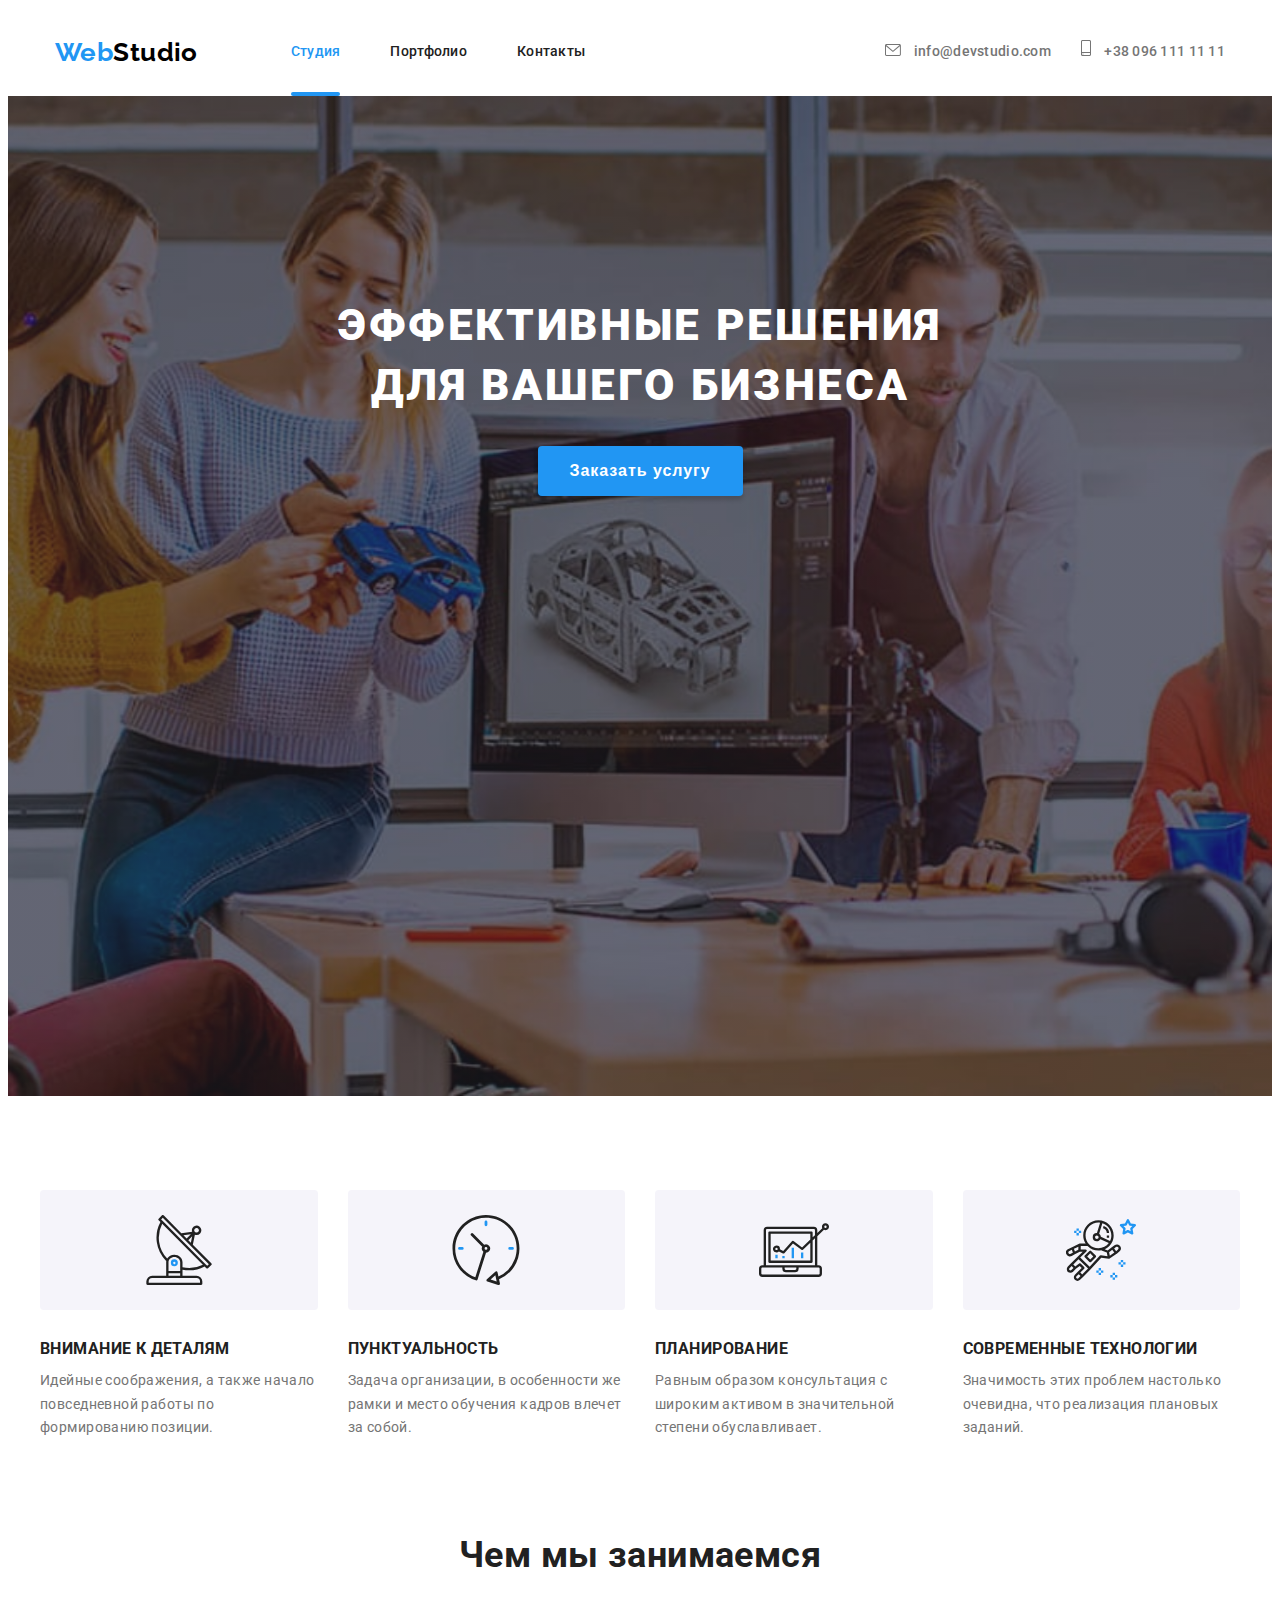
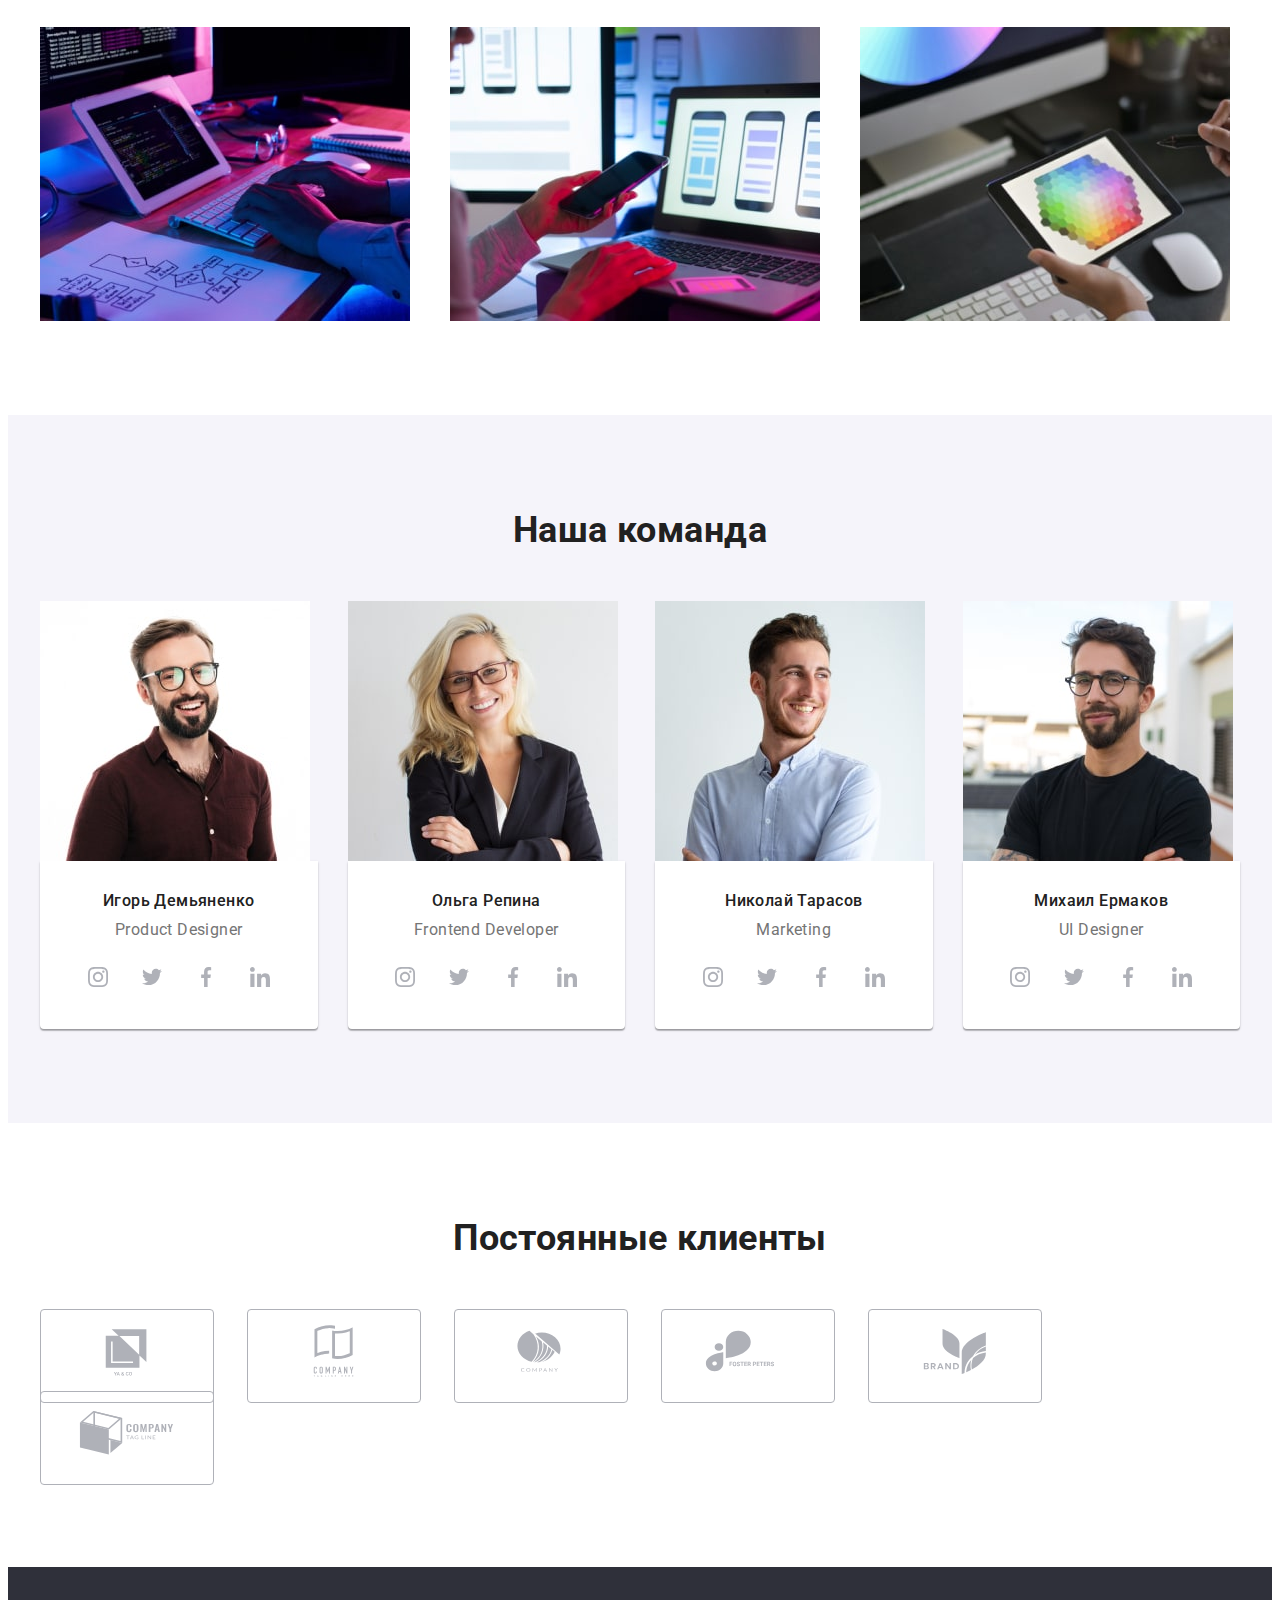
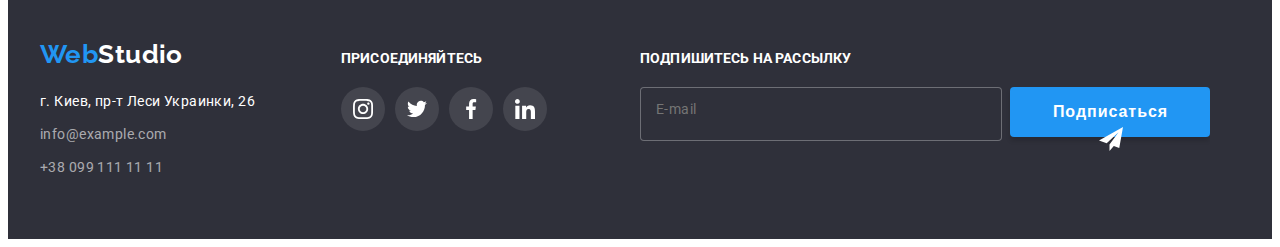
<file: index.html>
<!DOCTYPE html>
<html lang="ru">
  <head>
    <meta charset="UTF-8" />
    <meta name="viewport" content="width=device-width, initial-scale=1.0" />
    <meta http-equiv="X-UA-Compatible" content="IE=edge" />
    <meta name="viewport" content="width=device-width, initial-scale=1.0" />

    <link rel="preconnect" href="https://fonts.googleapis.com" />
    <link rel="preconnect" href="https://fonts.gstatic.com" crossorigin />
    <link
      href="https://fonts.googleapis.com/css2?family=Raleway:wght@700&family=Roboto:wght@400;500;700;900&display=swap"
      rel="stylesheet"
    />
    <link
      rel="stylesheet"
      href="https://cdnjs.cloudflare.com/ajax/libs/modern-normalize/1.1.0/modern-normalize.min.css"
      integrity="sha512-wpPYUAdjBVSE4KJnH1VR1HeZfpl1ub8YT/NKx4PuQ5NmX2tKuGu6U/JRp5y+Y8XG2tV+wKQpNHVUX03MfMFn9Q=="
      crossorigin="anonymous"
      referrerpolicy="no-referrer"
    />
    <link rel="stylesheet" href="./css/main.min.css" />
    <title>Document</title>
  </head>
  <body>
    <div class="backdrop-thumb">
      <header class="header header--no-border">
        <!-- Навигация -->
        <div class="container header-container">
          <nav class="header-nav">
            <div class="header-nav__thumb">
              <a href="./index.html" class="link logo header-nav__logo">
                <span class="logo__design">Web</span>Studio</a
              >
              <ul class="site-nav site-nav-full list">
                <li class="site-nav__item">
                  <a
                    href="../goit-markup-hw-08/index.html"
                    class="link header-container__header-nav site-nav__link--title-color site-nav__link site-nav__link--current animation-color"
                  >
                    Студия
                  </a>
                </li>
                <li class="site-nav__item">
                  <a
                    href="../goit-markup-hw-08/portfolio.html"
                    class="link header-container__header-nav site-nav__link--title-color site-nav__link animation-color"
                  >
                    Портфолио
                  </a>
                </li>
                <li class="site-nav__item">
                  <a
                    href=" "
                    class="link header-container__header-nav site-nav__link--title-color site-nav__link animation-color"
                  >
                    Контакты
                  </a>
                </li>
              </ul>

              <ul
                class="site-auth site-auth-full site-auth__header-container list"
              >
                <li class="list site-auth__item site-auth__item--under">
                  <a
                    href="mailto:info@devstudio.com"
                    class="link header-container__header-nav site-auth__link animation-color"
                  >
                    <svg class="site-auth__icon" width="16" height="12">
                      <use
                        href="./img/symbol-defs2.svg#icon-envelope-hover"
                      ></use>
                    </svg>
                    info@devstudio.com
                  </a>
                </li>
                <li class="list site-auth__item site-auth__item--big-tel">
                  <a
                    href="tel:+380961111111"
                    class="link header-container__header-nav site-auth__link animation-color"
                  >
                    <svg
                      class="site-auth__icon site-auth__icon--modif"
                      width="10"
                      height="16"
                    >
                      <use href="./img/symbol-defs2.svg#icon-smartphone"></use>
                    </svg>
                    +38 096 111 11 11
                  </a>
                </li>
              </ul>

              <button
                class="header-nav__button-open"
                type="button"
                aria-expanded="false"
                aria-controls="menu-container"
                data-menu-open
              >
                <svg
                  class=""
                  aria-label="Переключатель мобильного меню"
                  width="40"
                  height="40"
                >
                  <use
                    class="icon-menu"
                    href="./img/symbol-defs2.svg#icon-menu_40px"
                  ></use>
                </svg>
              </button>
            </div>
            <div class="menu-container is-hidden" id="menu-container" data-menu>
              <div class="container container--menu">
                <div class="mob-menu-top">
                  <button
                    class="menu-container__button-close"
                    type="button"
                    aria-expanded="false"
                    aria-controls="menu-container"
                    data-menu-close
                  >
                    <svg
                      class=""
                      aria-label="Переключатель мобильного меню"
                      width="40"
                      height="40"
                    >
                      <use
                        class="icon-close"
                        href="./img/symbol-defs2.svg#icon-close_40px"
                      ></use>
                      <!-- <use
                    class="icon-menu"
                    href="./img/symbol-defs2.svg#icon-menu_40px"
                  ></use> -->
                    </svg>
                  </button>
                  <ul class="site-nav list">
                    <li class="site-nav__item">
                      <a
                        href="../goit-markup-hw-08/index.html"
                        class="link header-container__header-nav site-nav__link--title-color site-nav__link site-nav__link--current animation-color"
                      >
                        Студия
                      </a>
                    </li>
                    <li class="site-nav__item">
                      <a
                        href="../goit-markup-hw-08/portfolio.html"
                        class="link header-container__header-nav site-nav__link--title-color site-nav__link animation-color"
                      >
                        Портфолио
                      </a>
                    </li>
                    <li class="site-nav__item">
                      <a
                        href=" "
                        class="link header-container__header-nav site-nav__link--title-color site-nav__link animation-color"
                      >
                        Контакты
                      </a>
                    </li>
                  </ul>
                </div>
                <div class="mob-menu-bottom">
                  <ul class="site-auth site-auth__header-container list">
                    <li class="list site-auth__item site-auth__item--under">
                      <a
                        href="mailto:info@devstudio.com"
                        class="link header-container__header-nav site-auth__link animation-color"
                      >
                        <svg class="site-auth__icon" width="16" height="12">
                          <use
                            href="./img/symbol-defs2.svg#icon-envelope-hover"
                          ></use>
                        </svg>
                        info@devstudio.com
                      </a>
                    </li>
                    <li class="list site-auth__item site-auth__item--big-tel">
                      <a
                        href="tel:+380961111111"
                        class="link header-container__header-nav header-container__header-nav--big-tel site-auth__link animation-color"
                      >
                        <svg class="site-auth__icon" width="10" height="16">
                          <use
                            href="./img/symbol-defs2.svg#icon-smartphone"
                          ></use>
                        </svg>
                        +38 096 111 11 11
                      </a>
                    </li>
                  </ul>
                  <ul class="sosial-list--name list">
                    <li class="sosial-list--name__item">
                      <a class="sosial-list--name__link link" href="">
                        <span lang="en">Instagram</span>
                      </a>
                    </li>
                    <li class="sosial-list--name__item">
                      <a class="sosial-list--name__link link" href="">
                        <span lang="en">Twitter</span>
                      </a>
                    </li>
                    <li class="sosial-list--name__item">
                      <a class="sosial-list--name__link link" href="">
                        <span lang="en">Facebook</span>
                      </a>
                    </li>
                    <li class="sosial-list--name__item">
                      <a class="sosial-list--name__link link" href="">
                        <span lang="en">Linkedin</span>
                      </a>
                    </li>
                  </ul>
                </div>
              </div>
            </div>

            <!-- <div class="header-nav"> -->
          </nav>

          <!-- site-auth -->
        </div>
      </header>
      <main class="main">
        <!-- Герой -->

        <section class="hero-container overlay main__overlay">
          <div class="hero container">
            <h1 class="hero-title">Эффективные решения для вашего бизнеса</h1>
            <button
              data-modal-open
              type="button"
              class="primary-button animation-baсkground-color"
            >
              Заказать услугу
            </button>
          </div>
        </section>

        <!-- Преимущества -->

        <section class="section advantage">
          <div class="advantage-main container">
            <h2 class="section__title hidden">Преимущества</h2>
            <ul class="advantage-main__list list">
              <li class="advantage-main__item">
                <h3 class="advantage__title">Внимание к деталям</h3>
                <p>
                  Идейные соображения, а также начало повседневной работы по
                  формированию позиции.
                </p>
              </li>
              <li class="advantage-main__item">
                <h3 class="advantage__title">Пунктуальность</h3>
                <p>
                  Задача организации, в особенности же рамки и место обучения
                  кадров влечет за собой.
                </p>
              </li>
              <li class="advantage-main__item">
                <h3 class="advantage__title">Планирование</h3>
                <p>
                  Равным образом консультация с широким активом в значительной
                  степени обуславливает.
                </p>
              </li>
              <li class="advantage-main__item">
                <h3 class="advantage__title">Современные технологии</h3>
                <p>
                  Значимость этих проблем настолько очевидна, что реализация
                  плановых заданий.
                </p>
              </li>
            </ul>
          </div>
        </section>

        <!-- Чем мы занимаемся -->

        <section class="section directions">
          <div class="directions-main container">
            <h2 class="section__title">Чем мы занимаемся</h2>
            <ul class="list directions-main__list">
              <li class="directions-main__item">
                <picture>
                  <source
                    srcset="
                      ./img/direction1-370-1x-min.jpg 1x,
                      ./img/direction1-370-2x-min.jpg 2x
                    "
                    media="(min-width: 1200px)"
                  />
                  <img
                    class="directions-main__photo"
                    src="./img/1.jpg"
                    alt="a man is developing a website"
                  />
                </picture>

                <div class="directions-main__description animation-opacity">
                  <p>Десктопные приложения</p>
                </div>
              </li>
              <li class="directions-main__item">
                <picture>
                  <source
                    srcset="
                      ./img/direction2-370-1x-min.jpg 1x,
                      ./img/direction2-370-2x-min.jpg 2x
                    "
                    media="(min-width: 1200px)"
                  />
                  <img
                    class="directions-main__photo"
                    src="./img/2.jpg"
                    alt="a man is developing a website"
                  />
                </picture>
                <div class="directions-main__description animation-opacity">
                  <p>Мобильные приложения</p>
                </div>
              </li>
              <li class="directions-main__item">
                <picture>
                  <source
                    srcset="
                      ./img/direction3-370-1x-min.jpg 1x,
                      ./img/direction3-370-2x-min.jpg 2x
                    "
                    media="(min-width: 1200px)"
                  />
                  <img
                    class="directions-main__photo"
                    src="./img/3.jpg"
                    alt="a man is developing a website"
                  />
                </picture>
                <div class="directions-main__description animation-opacity">
                  <p>Дизайнерские решения</p>
                </div>
              </li>
            </ul>
          </div>
        </section>

        <!-- Наша команда -->

        <section class="section our-team">
          <div class="our-team-main container">
            <h2 class="section__title">Наша команда</h2>
            <ul class="list our-team-main__list">
              <li class="our-team-main__list-item">
                <div class="our-team-main__list-card">
                  <picture>
                    <source
                      srcset="
                        ./img/demyanenko-270-1x-min.jpg 1x,
                        ./img/demyanenko-270-2x-min.jpg 2x
                      "
                      media="(min-width: 1200px)"
                    />
                    <source
                      srcset="
                        ./img/demyanenko-354-1x-min.jpg 1x,
                        ./img/demyanenko-354-2x-min.jpg 2x
                      "
                      media="(min-width: 768px)"
                    />
                    <source
                      srcset="
                        ./img/demyanenko-450-1x-min.jpg 1x,
                        ./img/demyanenko-450-2x-min.jpg 2x
                      "
                      media="(min-width: 320px)"
                    />
                    <img
                      class="our-team-main__list-photo"
                      src="./img/Demyanenko.jpg"
                      alt="photo Demyanenko"
                    />
                  </picture>
                </div>
                <div class="our-team-main__list-description">
                  <h4 class="our-team-main__list-title">Игорь Демьяненко</h4>
                  <p lang="en" class="our-team-main__list-position">
                    Product Designer
                  </p>
                  <ul class="sosial-list list">
                    <li class="sosial-list__item employee__sosial-list">
                      <a
                        class="sosial-list__link animation-baсkground-color"
                        href=""
                      >
                        <svg
                          class="sosial-list__icon animation-fill"
                          width="20"
                          height="20"
                        >
                          <use
                            href="./img/symbol-defs2.svg#icon-instagram"
                          ></use>
                        </svg>
                      </a>
                    </li>
                    <li class="sosial-list__item">
                      <a
                        class="sosial-list__link animation-baсkground-color"
                        href=""
                      >
                        <svg
                          class="sosial-list__icon animation-fill"
                          width="20"
                          height="20"
                        >
                          <use href="./img/symbol-defs2.svg#icon-twitter"></use>
                        </svg>
                      </a>
                    </li>
                    <li class="sosial-list__item">
                      <a
                        class="sosial-list__link animation-baсkground-color"
                        href=""
                      >
                        <svg
                          class="sosial-list__icon animation-fill"
                          width="20"
                          height="20"
                        >
                          <use
                            href="./img/symbol-defs2.svg#icon-facebook"
                          ></use>
                        </svg>
                      </a>
                    </li>
                    <li class="sosial-list__item">
                      <a
                        class="sosial-list__link animation-baсkground-color"
                        href=""
                      >
                        <svg
                          class="sosial-list__icon animation-fill"
                          width="20"
                          height="20"
                        >
                          <use
                            href="./img/symbol-defs2.svg#icon-linkedin"
                          ></use>
                        </svg>
                      </a>
                    </li>
                  </ul>
                </div>
              </li>
              <li class="our-team-main__list-item">
                <div class="our-team-main__list-card">
                  <picture>
                    <source
                      srcset="
                        ./img/imgrepina-270-1x-min.jpg 1x,
                        ./img/repina-270-2x-min.jpg    2x
                      "
                      media="(min-width: 1200px)"
                    />
                    <source
                      srcset="
                        ./img/imgrepina-354-1x-min.jpg 1x,
                        ./img/imgrepina-354-2x-min.jpg 2x
                      "
                      media="(min-width: 768px)"
                    />
                    <source
                      srcset="
                        ./img/imgrepina-450-1x-min.jpg 1x,
                        ./img/imgrepina-450-2x-min.jpg 2x
                      "
                      media="(min-width: 320px)"
                    />
                    <img
                      class="our-team-main__list-photo"
                      src="./img/Repina.jpg"
                      alt="photo Repina"
                    />
                  </picture>
                </div>
                <div class="our-team-main__list-description">
                  <h4 class="our-team-main__list-title">Ольга Репина</h4>
                  <p lang="en" class="our-team-main__list-position">
                    Frontend Developer
                  </p>
                  <ul class="sosial-list list">
                    <li class="sosial-list__item">
                      <a
                        class="sosial-list__link animation-baсkground-color"
                        href=""
                      >
                        <svg
                          class="sosial-list__icon animation-fill"
                          width="20"
                          height="20"
                        >
                          <use
                            href="./img/symbol-defs2.svg#icon-instagram"
                          ></use>
                        </svg>
                      </a>
                    </li>
                    <li class="sosial-list__item">
                      <a
                        class="sosial-list__link animation-baсkground-color"
                        href=""
                      >
                        <svg
                          class="sosial-list__icon animation-fill"
                          width="20"
                          height="20"
                        >
                          <use href="./img/symbol-defs2.svg#icon-twitter"></use>
                        </svg>
                      </a>
                    </li>
                    <li class="sosial-list__item">
                      <a
                        class="sosial-list__link animation-baсkground-color"
                        href=""
                      >
                        <svg
                          class="sosial-list__icon animation-fill"
                          width="20"
                          height="20"
                        >
                          <use
                            href="./img/symbol-defs2.svg#icon-facebook"
                          ></use>
                        </svg>
                      </a>
                    </li>
                    <li class="sosial-list__item">
                      <a
                        class="sosial-list__link animation-baсkground-color"
                        href=""
                      >
                        <svg
                          class="sosial-list__icon animation-fill"
                          width="20"
                          height="20"
                        >
                          <use
                            href="./img/symbol-defs2.svg#icon-linkedin"
                          ></use>
                        </svg>
                      </a>
                    </li>
                  </ul>
                </div>
              </li>
              <li class="our-team-main__list-item">
                <div class="our-team-main__list-card">
                  <picture>
                    <source
                      srcset="
                        ./img/tarasov-270-1x-min.jpg 1x,
                        ./img/tarasov-270-2x-min.jpg 2x
                      "
                      media="(min-width: 1200px)"
                    />
                    <source
                      srcset="
                        ./img/tarasov-354-1x-min.jpg 1x,
                        ./img/tarasov-354-2x-min.jpg 2x
                      "
                      media="(min-width: 768px)"
                    />
                    <source
                      srcset="
                        ./img/tarasov-450-1x-min.jpg 1x,
                        ./img/tarasov-450-2x-min.jpg 2x
                      "
                      media="(min-width: 320px)"
                    />
                    <img
                      class="our-team-main__list-photo"
                      src="./img/Tarasov.jpg"
                      alt="photo Tarasov"
                    />
                  </picture>
                </div>
                <div class="our-team-main__list-description">
                  <h4 class="our-team-main__list-title">Николай Тарасов</h4>
                  <p lang="en" class="our-team-main__list-position">
                    Marketing
                  </p>
                  <ul class="sosial-list list">
                    <li class="sosial-list__item">
                      <a
                        class="sosial-list__link animation-baсkground-color"
                        href=""
                      >
                        <svg
                          class="sosial-list__icon animation-fill"
                          width="20"
                          height="20"
                        >
                          <use
                            href="./img/symbol-defs2.svg#icon-instagram"
                          ></use>
                        </svg>
                      </a>
                    </li>
                    <li class="sosial-list__item">
                      <a
                        class="sosial-list__link animation-baсkground-color"
                        href=""
                      >
                        <svg
                          class="sosial-list__icon animation-fill"
                          width="20"
                          height="20"
                        >
                          <use href="./img/symbol-defs2.svg#icon-twitter"></use>
                        </svg>
                      </a>
                    </li>
                    <li class="sosial-list__item">
                      <a
                        class="sosial-list__link animation-baсkground-color"
                        href=""
                      >
                        <svg
                          class="sosial-list__icon animation-fill"
                          width="20"
                          height="20"
                        >
                          <use
                            href="./img/symbol-defs2.svg#icon-facebook"
                          ></use>
                        </svg>
                      </a>
                    </li>
                    <li class="sosial-list__item">
                      <a
                        class="sosial-list__link animation-baсkground-color"
                        href=""
                      >
                        <svg
                          class="sosial-list__icon animation-fill"
                          width="20"
                          height="20"
                        >
                          <use
                            href="./img/symbol-defs2.svg#icon-linkedin"
                          ></use>
                        </svg>
                      </a>
                    </li>
                  </ul>
                </div>
              </li>
              <li class="our-team-main__list-item">
                <div class="our-team-main__list-card">
                  <picture>
                    <source
                      srcset="
                        ./img/ermakov-270-1x-min.jpg 1x,
                        ./img/ermakov-270-2x-min.jpg 2x
                      "
                      media="(min-width: 1200px)"
                    />
                    <source
                      srcset="
                        ./img/ermakov-354-1x-min.jpg 1x,
                        ./img/ermakov-354-2x-min.jpg 2x
                      "
                      media="(min-width: 768px)"
                    />
                    <source
                      srcset="
                        ./img/ermakov-450-1x-min.jpg 1x,
                        ./img/ermakov-450-2x-min.jpg 2x
                      "
                      media="(min-width: 320px)"
                    />
                    <img
                      class="our-team-main__photo"
                      src="./img/Ermakov.jpg"
                      alt="photo Ermakov"
                    />
                  </picture>
                </div>
                <div class="our-team-main__list-description">
                  <h4 class="our-team-main__list-title">Михаил Ермаков</h4>
                  <p lang="en" class="our-team-main__list-position">
                    UI Designer
                  </p>
                  <ul class="sosial-list list">
                    <li class="sosial-list__item">
                      <a
                        class="sosial-list__link animation-baсkground-color"
                        href=""
                      >
                        <svg
                          class="sosial-list__icon animation-fill"
                          width="20"
                          height="20"
                        >
                          <use
                            href="./img/symbol-defs2.svg#icon-instagram"
                          ></use>
                        </svg>
                      </a>
                    </li>
                    <li class="sosial-list__item">
                      <a
                        class="sosial-list__link animation-baсkground-color"
                        href=""
                      >
                        <svg
                          class="sosial-list__icon animation-fill"
                          width="20"
                          height="20"
                        >
                          <use href="./img/symbol-defs2.svg#icon-twitter"></use>
                        </svg>
                      </a>
                    </li>
                    <li class="sosial-list__item">
                      <a
                        class="sosial-list__link animation-baсkground-color"
                        href=""
                      >
                        <svg
                          class="sosial-list__icon animation-fill"
                          width="20"
                          height="20"
                        >
                          <use
                            href="./img/symbol-defs2.svg#icon-facebook"
                          ></use>
                        </svg>
                      </a>
                    </li>
                    <li class="sosial-list__item">
                      <a
                        class="sosial-list__link animation-baсkground-color"
                        href=""
                      >
                        <svg
                          class="sosial-list__icon animation-fill"
                          width="20"
                          height="20"
                        >
                          <use
                            href="./img/symbol-defs2.svg#icon-linkedin"
                          ></use>
                        </svg>
                      </a>
                    </li>
                  </ul>
                </div>
              </li>
            </ul>
          </div>
        </section>

        <!-- Наши партнеры -->

        <section class="our-partners main__our-partners section">
          <div class="our-partners-main container">
            <h2 class="section__title">Постоянные клиенты</h2>
            <ul class="list our-partners-main__list">
              <li class="our-partners-main__list-item">
                <a
                  class="our-partners-main__list-link animation-border"
                  href=""
                >
                  <svg
                    class="our-partners-main__list-icon animation-fill"
                    width="106"
                    height="62"
                  >
                    <use href="./img/symbol-defs2.svg#icon-logo1"></use>
                  </svg>
                </a>
              </li>
              <li class="our-partners-main__list-item">
                <a
                  class="our-partners-main__list-link animation-border"
                  href=""
                >
                  <svg
                    class="our-partners-main__list-icon animation-fill"
                    width="106"
                    height="62"
                  >
                    <use href="./img/symbol-defs2.svg#icon-logo2"></use>
                  </svg>
                </a>
              </li>
              <li class="our-partners-main__list-item">
                <a
                  class="our-partners-main__list-link animation-border"
                  href=""
                >
                  <svg
                    class="our-partners-main__list-icon animation-fill"
                    width="106"
                    height="62"
                  >
                    <use href="./img/symbol-defs2.svg#icon-logo3"></use>
                  </svg>
                </a>
              </li>
              <li class="our-partners-main__list-item">
                <a
                  class="our-partners-main__list-link animation-border"
                  href=""
                >
                  <svg
                    class="our-partners-main__list-icon animation-fill"
                    width="106"
                    height="62"
                  >
                    <use href="./img/symbol-defs2.svg#icon-logo4"></use>
                  </svg>
                </a>
              </li>
              <li class="our-partners-main__list-item">
                <a
                  class="our-partners-main__list-link animation-border"
                  href=""
                >
                  <svg
                    class="our-partners-main__list-icon animation-fill"
                    width="106"
                    height="62"
                  >
                    <use href="./img/symbol-defs2.svg#icon-logo5"></use>
                  </svg>
                </a>
              </li>
              <li class="our-partners-main__list-item">
                <a
                  class="our-partners-main__list-link animation-border"
                  href=""
                >
                  <svg
                    class="our-partners-main__list-icon animation-fill"
                    width="106"
                    height="62"
                  >
                    <use href="./img/symbol-defs2.svg#icon-logo6"></use>
                  </svg>
                </a>
              </li>
            </ul>
          </div>
        </section>
      </main>

      <!-- Футер -->

      <footer class="footer">
        <div class="footer-main container footer-main__container">
          <div class="footer-wrap">
            <div class="addres-wrap">
              <a
                href="./index.html"
                class="link logo logo--inverse addres-wrap__logo--inverse"
              >
                <span class="logo__design">Web</span>Studio</a
              >
              <address class="contacts">
                <ul class="contacts__list list">
                  <li class="contacts__item">
                    <a
                      href="https://goo.gl/maps/b69tt9Dz1oQwvLhU7"
                      class="link contacts__link contacts__link--accent animation-color"
                    >
                      г. Киев, пр-т Леси Украинки, 26
                    </a>
                  </li>
                  <li class="contacts__item">
                    <a
                      href="mailto:info@devstudio.com"
                      class="animation-color contacts__link link"
                    >
                      info@example.com
                    </a>
                  </li>
                  <li class="contacts__item">
                    <a
                      href="tel:+380961111111"
                      class="link contacts__link animation-color"
                    >
                      +38 099 111 11 11
                    </a>
                  </li>
                </ul>
              </address>
            </div>
            <div class="appeal-wrap">
              <b class="appeal">присоединяйтесь</b>
              <ul class="sosial-list list">
                <li class="sosial-list__item">
                  <a
                    class="sosial-list__link sosial-list__link--dark animation-baсkground-color"
                    href=""
                    aria-label="ссылка на Instagram"
                  >
                    <svg
                      class="sosial-list__icon sosial-list__icon--dark"
                      width="20"
                      height="20"
                    >
                      <use href="./img/symbol-defs2.svg#icon-instagram"></use>
                    </svg>
                  </a>
                </li>
                <li class="sosial-list__item">
                  <a
                    class="sosial-list__link sosial-list__link--dark animation-baсkground-color"
                    href=""
                    aria-label="ссылка на Twitter"
                  >
                    <svg
                      class="sosial-list__icon sosial-list__icon--dark"
                      width="20"
                      height="20"
                    >
                      <use href="./img/symbol-defs2.svg#icon-twitter"></use>
                    </svg>
                  </a>
                </li>
                <li class="sosial-list__item">
                  <a
                    class="sosial-list__link sosial-list__link--dark animation-baсkground-color"
                    href=""
                    aria-label="ссылка на Facebok"
                  >
                    <svg
                      class="sosial-list__icon sosial-list__icon--dark"
                      width="20"
                      height="20"
                    >
                      <use href="./img/symbol-defs2.svg#icon-facebook"></use>
                    </svg>
                  </a>
                </li>
                <li class="sosial-list__item">
                  <a
                    class="sosial-list__link sosial-list__link--dark animation-baсkground-color"
                    href=""
                    aria-label="ссылка на LinkedIn"
                  >
                    <svg
                      class="sosial-list__icon sosial-list__icon--dark"
                      width="20"
                      height="20"
                    >
                      <use href="./img/symbol-defs2.svg#icon-linkedin"></use>
                    </svg>
                  </a>
                </li>
              </ul>
            </div>
          </div>
          <div class="form-wrap">
            <form class="form-wrap__form" autocomplete="off">
              <div class="form-wrap__field">
                <b class="form-wrap__appeal">Подпишитесь на рассылку</b>
                <div class="form-wrap__enter">
                  <input
                    class="form-wrap__input"
                    type="text"
                    name="name"
                    id="name"
                    placeholder=" "
                  />
                  <label for="name" class="form-wrap__label" lang="en">
                    E-mail
                  </label>
                  <button
                    type="submit"
                    class="primary-button form-wrap__primary-button animation-baсkground-color"
                  >
                    Подписаться
                    <svg class="primary-button__send" width="24" height="24">
                      <use href="./img/symbol-defs2.svg#icon-icon-send"></use>
                    </svg>
                  </button>
                </div>
              </div>
            </form>
          </div>
        </div>
      </footer>

      <div class="backdrop is-hidden" data-modal>
        <div class="modal animation-transform">
          <button
            data-modal-close
            type="button"
            class="modal__close animation-outline animation-fill"
          >
            <svg class="modal__icon button" width="18" height="18">
              <use href="./img/symbol-defs2.svg#icon-close-icon-modal"></use>
            </svg>
          </button>
          <b class="form-registration__title">
            Оставьте свои данные, мы вам перезвоним
          </b>
          <form class="form-registration" autocomplete="off">
            <h2 class="form-registration--hidden hidden">Форма</h2>

            <div class="form-registration__field">
              <label class="form-registration__label" for="form-name">
                Имя
              </label>

              <div class="form-registration__wrap-input">
                <input
                  id="form-name"
                  class="form-registration__input"
                  type="text"
                  name="form-name"
                  placeholder=" "
                />

                <svg
                  class="form-registration__icon form-registration__icon--displacement"
                  width="18"
                  height="18"
                >
                  <use
                    href="./img/symbol-defs2.svg#icon-person-icon-modal"
                  ></use>
                </svg>
              </div>
            </div>
            <div class="form-registration__field">
              <label class="form-registration__label" for="form-phone">
                Телефон
              </label>

              <div class="form-registration__wrap-input">
                <input
                  id="form-phone"
                  class="form-registration__input"
                  type="number"
                  name="form-phone"
                  placeholder=" "
                />

                <svg
                  class="form-registration__icon form-registration__icon--displacement"
                  width="18"
                  height="18"
                >
                  <use
                    href="./img/symbol-defs2.svg#icon-phone-icon-modal"
                  ></use>
                </svg>
              </div>
            </div>
            <div class="form-registration__field">
              <label class="form-registration__label" for="form-mail">
                Почта
              </label>

              <div class="form-registration__wrap-input">
                <input
                  id="form-mail"
                  class="form-registration__input"
                  type="email"
                  name="form-mail"
                  placeholder=" "
                />

                <svg
                  class="form-registration__icon form-registration__icon--displacement"
                  width="18"
                  height="18"
                >
                  <use
                    href="./img/symbol-defs2.svg#icon-email-icon-modal"
                  ></use>
                </svg>
              </div>
            </div>
            <div class="form-registration__field">
              <label class="form-registration__label" for="form-comment">
                Комментарий
              </label>

              <textarea
                class="form-registration__input form-registration__input--comment form-registration__comment"
                name="form-comment"
                id="form-comment"
                placeholder="Введите текст"
              ></textarea>
            </div>

            <div class="form-registration__submit">
              <div
                class="form-registration__caption form-registration__agreement"
              >
                <label class="checkbox__label">
                  <input
                    class="checkbox__input"
                    type="checkbox"
                    name="checkbox"
                    value="Соглашаюсь с рассылкой и принимаю"
                  />
                  <span class="checkbox__icon"> </span>
                  Соглашаюсь с рассылкой и принимаю
                  <a class="form-registration__link link" href="">
                    Условия договора</a
                  >
                </label>
              </div>

              <button type="submit" class="primary-button">Отправить</button>
            </div>
          </form>

          <script src="./js/modal.js"></script>
          <script src="./js/menu.js"></script>
        </div>
      </div>
    </div>
  </body>
</html>
</file>
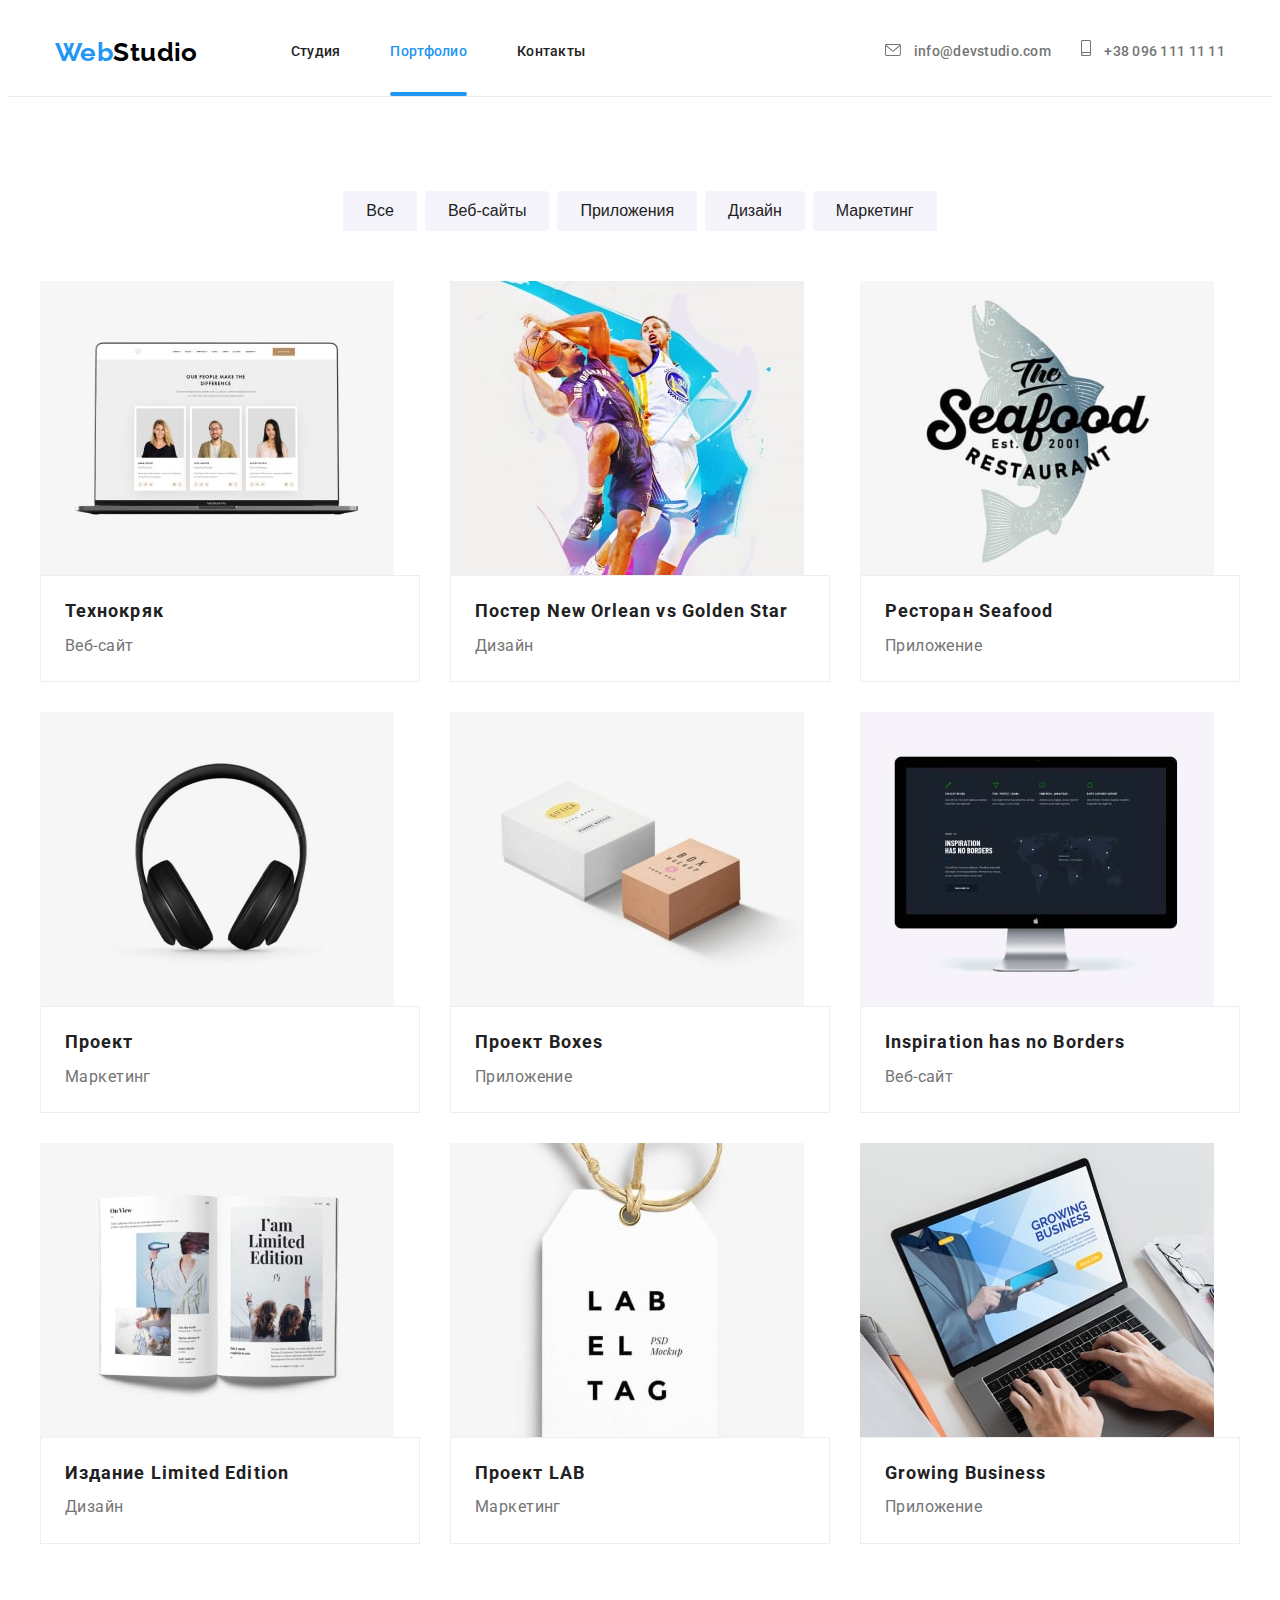
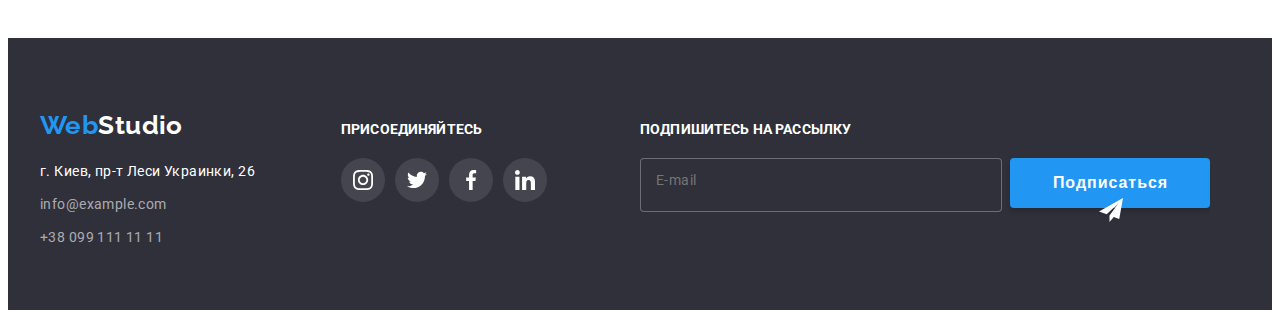
<file: portfolio.html>
<!DOCTYPE html>
<html lang="ru">
  <head>
    <meta charset="UTF-8" />
    <meta http-equiv="X-UA-Compatible" content="IE=edge" />
    <meta name="viewport" content="width=device-width, initial-scale=1.0" />

    <link rel="preconnect" href="https://fonts.googleapis.com" />
    <link rel="preconnect" href="https://fonts.gstatic.com" crossorigin />
    <link
      href="https://fonts.googleapis.com/css2?family=Raleway:wght@700&family=Roboto:wght@400;500;700;900&display=swap"
      rel="stylesheet"
    />
    <link
      rel="stylesheet"
      href="https://cdnjs.cloudflare.com/ajax/libs/modern-normalize/1.1.0/modern-normalize.min.css"
      integrity="sha512-wpPYUAdjBVSE4KJnH1VR1HeZfpl1ub8YT/NKx4PuQ5NmX2tKuGu6U/JRp5y+Y8XG2tV+wKQpNHVUX03MfMFn9Q=="
      crossorigin="anonymous"
      referrerpolicy="no-referrer"
    />
    <link rel="stylesheet" href="./css/main.min.css" />
    <title>Document</title>
  </head>
  <body>
    <main>
      <header class="header">
        <!-- Навигация -->
        <div class="header-container">
          <nav class="header-nav container">
            <div class="header-nav__thumb">
              <a href="./index.html" class="link logo header-nav__logo">
                <span class="logo__design">Web</span>Studio</a
              >
              <ul class="site-nav site-nav-full list">
                <li class="site-nav__item">
                  <a
                    href="../goit-markup-hw-08/index.html"
                    class="link header-container__header-nav site-nav__link--title-color site-nav__link animation-color"
                  >
                    Студия
                  </a>
                </li>
                <li class="site-nav__item">
                  <a
                    href="../goit-markup-hw-08/portfolio.html"
                    class="link header-container__header-nav site-nav__link--title-color site-nav__link site-nav__link--current animation-color"
                  >
                    Портфолио
                  </a>
                </li>
                <li class="site-nav__item">
                  <a
                    href=" "
                    class="link header-container__header-nav site-nav__link--title-color site-nav__link animation-color"
                  >
                    Контакты
                  </a>
                </li>
              </ul>

              <ul
                class="site-auth site-auth-full site-auth__header-container list"
              >
                <li class="list site-auth__item site-auth__item--under">
                  <a
                    href="mailto:info@devstudio.com"
                    class="link header-container__header-nav site-auth__link animation-color"
                  >
                    <svg class="site-auth__icon" width="16" height="12">
                      <use
                        href="./img/symbol-defs2.svg#icon-envelope-hover"
                      ></use>
                    </svg>
                    info@devstudio.com
                  </a>
                </li>
                <li class="list site-auth__item site-auth__item--big-tel">
                  <a
                    href="tel:+380961111111"
                    class="link header-container__header-nav site-auth__link animation-color"
                  >
                    <svg
                      class="site-auth__icon site-auth__icon--modif"
                      width="10"
                      height="16"
                    >
                      <use href="./img/symbol-defs2.svg#icon-smartphone"></use>
                    </svg>
                    +38 096 111 11 11
                  </a>
                </li>
              </ul>

              <button
                class="header-nav__button-open"
                type="button"
                aria-expanded="false"
                aria-controls="menu-container"
                data-menu-open
              >
                <svg
                  class=""
                  aria-label="Переключатель мобильного меню"
                  width="40"
                  height="40"
                >
                  <use
                    class="icon-menu"
                    href="./img/symbol-defs2.svg#icon-menu_40px"
                  ></use>
                </svg>
              </button>
            </div>
            <div class="menu-container is-hidden" id="menu-container" data-menu>
              <div class="container container--menu">
                <div class="mob-menu-top">
                  <button
                    class="menu-container__button-close"
                    type="button"
                    aria-expanded="false"
                    aria-controls="menu-container"
                    data-menu-close
                  >
                    <svg
                      class=""
                      aria-label="Переключатель мобильного меню"
                      width="40"
                      height="40"
                    >
                      <use
                        class="icon-close"
                        href="./img/symbol-defs2.svg#icon-close_40px"
                      ></use>
                      <!-- <use
                    class="icon-menu"
                    href="./img/symbol-defs2.svg#icon-menu_40px"
                  ></use> -->
                    </svg>
                  </button>
                  <ul class="site-nav list">
                    <li class="site-nav__item">
                      <a
                        href="../goit-markup-hw-08/index.html"
                        class="link header-container__header-nav site-nav__link--title-color site-nav__link animation-color"
                      >
                        Студия
                      </a>
                    </li>
                    <li class="site-nav__item">
                      <a
                        href="../goit-markup-hw-08/portfolio.html"
                        class="link header-container__header-nav site-nav__link--title-color site-nav__link site-nav__link--current animation-color"
                      >
                        Портфолио
                      </a>
                    </li>
                    <li class="site-nav__item">
                      <a
                        href=" "
                        class="link header-container__header-nav site-nav__link--title-color site-nav__link animation-color"
                      >
                        Контакты
                      </a>
                    </li>
                  </ul>
                </div>
                <div class="mob-menu-bottom">
                  <ul class="site-auth site-auth__header-container list">
                    <li class="list site-auth__item site-auth__item--under">
                      <a
                        href="mailto:info@devstudio.com"
                        class="link header-container__header-nav site-auth__link animation-color"
                      >
                        <svg class="site-auth__icon" width="16" height="12">
                          <use
                            href="./img/symbol-defs2.svg#icon-envelope-hover"
                          ></use>
                        </svg>
                        info@devstudio.com
                      </a>
                    </li>
                    <li class="list site-auth__item site-auth__item--big-tel">
                      <a
                        href="tel:+380961111111"
                        class="link header-container__header-nav header-container__header-nav--big-tel site-auth__link animation-color"
                      >
                        <svg class="site-auth__icon" width="10" height="16">
                          <use
                            href="./img/symbol-defs2.svg#icon-smartphone"
                          ></use>
                        </svg>
                        +38 096 111 11 11
                      </a>
                    </li>
                  </ul>
                  <ul class="sosial-list--name list">
                    <li class="sosial-list--name__item">
                      <a class="sosial-list--name__link link" href="">
                        <span lang="en">Instagram</span>
                      </a>
                    </li>
                    <li class="sosial-list--name__item">
                      <a class="sosial-list--name__link link" href="">
                        <span lang="en">Twitter</span>
                      </a>
                    </li>
                    <li class="sosial-list--name__item">
                      <a class="sosial-list--name__link link" href="">
                        <span lang="en">Facebook</span>
                      </a>
                    </li>
                    <li class="sosial-list--name__item">
                      <a class="sosial-list--name__link link" href="">
                        <span lang="en">Linkedin</span>
                      </a>
                    </li>
                  </ul>
                </div>
              </div>
            </div>

            <!-- <div class="header-nav"> -->
          </nav>

          <!-- site-auth -->
        </div>
      </header>

      <!-- Галерея -->

      <section class="section__main">
        <div class="gallery-main container">
          <h2 class="gallery-main__title--hidden">Галерея</h2>

          <ul class="list buttons-block buttons-block__gallery-main">
            <li class="buttons-block__item">
              <button type="button" class="sacondary-button">Все</button>
            </li>
            <li class="buttons-block__item">
              <button type="button" class="sacondary-button">Веб-сайты</button>
            </li>
            <li class="buttons-block__item">
              <button type="button" class="sacondary-button">Приложения</button>
            </li>
            <li class="buttons-block__item">
              <button type="button" class="sacondary-button">Дизайн</button>
            </li>
            <li class="buttons-block__item">
              <button type="button" class="sacondary-button">Маркетинг</button>
            </li>
          </ul>

          <ul class="gallery gallery-main__gallery list">
            <li class="gallery__item">
              <a href=" " class="gallery__link animation-shadow link">
                <div class="gallery__card-thumb">
                  <picture>
                    <source
                      srcset="
                        ./img/gallery1-354-1x-min.jpg 1x,
                        ./img/gallery1-354-2x-min.jpg 2x
                      "
                      media="(min-width: 1200px)"
                    />
                    <source
                      srcset="
                        ./img/gallery1-370-1x-min.jpg 1x,
                        ./img/gallery1-370-2x-min.jpg 2x
                      "
                      media="(min-width: 768px)"
                    />
                    <source
                      srcset="
                        ./img/gallery1-450-1x-min.jpg 1x,
                        ./img/gallery1-450-2x-min.jpg 2x
                      "
                      media="(min-width: 320px)"
                    />
                    <img
                      class="gallery__photo"
                      src="./img/portfolio-img1.jpg"
                      alt="фото странички веб-сайта ТЕХНОКРЯК"
                    />
                  </picture>

                  <div class="gallery__overlay animation-opacity">
                    <p class="gallery__overlay-text">
                      Технокряк это современная площадка распространения
                      коронавируса. Компании используют эту платформу для
                      цифрового шпионажа и атак на защищённые сервера
                      конкурентов.
                    </p>
                  </div>
                </div>
                <div
                  class="gallery__card-description gallery__card-description--big"
                >
                  <h3 class="gallery__title-works">Технокряк</h3>
                  <p class="gallery__kind-works">Веб-сайт</p>
                </div>
              </a>
            </li>
            <li class="gallery__item">
              <a href=" " class="gallery__link animation-shadow link">
                <div class="gallery__card-thumb">
                  <picture>
                    <source
                      srcset="
                        ./img/gallery2-354-1x-min.jpg 1x,
                        ./img/gallery2-354-2x-min.jpg 2x
                      "
                      media="(min-width: 1200px)"
                    />
                    <source
                      srcset="
                        ./img/gallery2-370-1x-min.jpg 1x,
                        ./img/gallery2-370-2x-min.jpg 2x
                      "
                      media="(min-width: 768px)"
                    />
                    <source
                      srcset="
                        ./img/gallery2-450-1x-min.jpg 1x,
                        ./img/gallery2-450-2x-min.jpg 2x
                      "
                      media="(min-width: 320px)"
                    />
                    <img
                      class="gallery__photo"
                      src="./img/portfolio-img2.jpg"
                      alt="Постер с изображением двух баскетболистов"
                    />
                  </picture>

                  <div class="gallery__overlay animation-opacity">
                    <p class="gallery__overlay-text">
                      Технокряк это современная площадка распространения
                      коронавируса. Компании используют эту платформу для
                      цифрового шпионажа и атак на защищённые сервера
                      конкурентов.
                    </p>
                  </div>
                </div>
                <div class="gallery__card-description">
                  <h3 class="gallery__title-works">
                    Постер <span lang="en">New Orlean vs Golden Star</span>
                  </h3>
                  <p class="gallery__kind-works">Дизайн</p>
                </div>
              </a>
            </li>
            <li class="gallery__item">
              <a href=" " class="gallery__link animation-shadow link">
                <div class="gallery__card-thumb">
                  <picture>
                    <source
                      srcset="
                        ./img/gallery3-354-1x-min.jpg 1x,
                        ./img/gallery3-354-2x-min.jpg 2x
                      "
                      media="(min-width: 1200px)"
                    />
                    <source
                      srcset="
                        ./img/gallery3-370-1x-min.jpg 1x,
                        ./img/gallery3-370-2x-min.jpg 2x
                      "
                      media="(min-width: 768px)"
                    />
                    <source
                      srcset="
                        ./img/gallery3-450-1x-min.jpg 1x,
                        ./img/gallery3-450-2x-min.jpg 2x
                      "
                      media="(min-width: 320px)"
                    />
                    <img
                      class="gallery__photo"
                      src="./img/portfolio-img3.jpg"
                      alt="Эмблема рыбного ресторана Seafood"
                    />
                  </picture>

                  <div class="gallery__overlay animation-opacity">
                    <p class="gallery__overlay-text">
                      Технокряк это современная площадка распространения
                      коронавируса. Компании используют эту платформу для
                      цифрового шпионажа и атак на защищённые сервера
                      конкурентов.
                    </p>
                  </div>
                </div>
                <div class="gallery__card-description">
                  <h3 class="gallery__title-works">
                    Ресторан <span lang="en">Seafood</span>
                  </h3>
                  <p class="gallery__kind-works">Приложение</p>
                </div>
              </a>
            </li>
            <li class="gallery__item">
              <a href=" " class="gallery__link animation-shadow link">
                <div class="gallery__card-thumb">
                  <picture>
                    <source
                      srcset="
                        ./img/gallery4-354-1x-min.jpg 1x,
                        ./img/gallery4-354-2x-min.jpg 2x
                      "
                      media="(min-width: 1200px)"
                    />
                    <source
                      srcset="
                        ./img/gallery4-370-1x-min.jpg 1x,
                        ./img/gallery4-370-2x-min.jpg 2x
                      "
                      media="(min-width: 768px)"
                    />
                    <source
                      srcset="
                        ./img/gallery4-450-1x-min.jpg  1x,
                        ./img/gallery40-450-2x-min.jpg 2x
                      "
                      media="(min-width: 320px)"
                    />

                    <img
                      class="gallery__photo"
                      src="./img/portfolio-img4.jpg"
                      alt="Наушники"
                    />
                  </picture>

                  <div class="gallery__overlay animation-opacity">
                    <p class="gallery__overlay-text">
                      Технокряк это современная площадка распространения
                      коронавируса. Компании используют эту платформу для
                      цифрового шпионажа и атак на защищённые сервера
                      конкурентов.
                    </p>
                  </div>
                </div>

                <div class="gallery__card-description">
                  <h3 class="gallery__title-works">Проект</h3>
                  <p class="gallery__kind-works">Маркетинг</p>
                </div>
              </a>
            </li>
            <li class="gallery__item">
              <a href=" " class="gallery__link animation-shadow link">
                <div class="gallery__card-thumb">
                  <picture>
                    <source
                      srcset="
                        ./img/gallery5-354-1x-min.jpg 1x,
                        ./img/gallery5-354-2x-min.jpg 2x
                      "
                      media="(min-width: 1200px)"
                    />
                    <source
                      srcset="
                        ./img/gallery5-370-1x-min.jpg 1x,
                        ./img/gallery5-370-2x-min.jpg 2x
                      "
                      media="(min-width: 768px)"
                    />
                    <source
                      srcset="
                        ./img/gallery5-450-1x-min.jpg 1x,
                        ./img/gallery5-450-2x-min.jpg 2x
                      "
                      media="(min-width: 320px)"
                    />
                    <img
                      class="gallery__photo"
                      src="./img/portfolio-img5.jpg"
                      alt="Две картонные коробки"
                    />
                  </picture>

                  <div class="gallery__overlay animation-opacity">
                    <p class="gallery__overlay-text">
                      Технокряк это современная площадка распространения
                      коронавируса. Компании используют эту платформу для
                      цифрового шпионажа и атак на защищённые сервера
                      конкурентов.
                    </p>
                  </div>
                </div>
                <div class="gallery__card-description">
                  <h3 class="gallery__title-works">
                    Проект <span lang="en">Boxes</span>
                  </h3>
                  <p class="gallery__kind-works">Приложение</p>
                </div>
              </a>
            </li>
            <li class="gallery__item">
              <a href=" " class="gallery__link animation-shadow link">
                <div class="gallery__card-thumb">
                  <picture>
                    <source
                      srcset="
                        ./img/gallery6-354-1x-min.jpg 1x,
                        ./img/gallery6-354-2x-min.jpg 2x
                      "
                      media="(min-width: 1200px)"
                    />
                    <source
                      srcset="
                        ./img/gallery6-370-1x-min.jpg 1x,
                        ./img/gallery6-370-2x-min.jpg 2x
                      "
                      media="(min-width: 768px)"
                    />
                    <source
                      srcset="
                        ./img/gallery6-450-1x-min.jpg 1x,
                        ./img/gallery6-450-2x-min.jpg 2x
                      "
                      media="(min-width: 320px)"
                    />
                    <img
                      class="gallery__photo"
                      src="./img/portfolio-img6.jpg"
                      alt="Монитор компьютера"
                    />
                  </picture>

                  <div class="gallery__overlay animation-opacity">
                    <p class="gallery__overlay-text">
                      Технокряк это современная площадка распространения
                      коронавируса. Компании используют эту платформу для
                      цифрового шпионажа и атак на защищённые сервера
                      конкурентов.
                    </p>
                  </div>
                </div>
                <div class="gallery__card-description">
                  <h3 lang="en" class="gallery__title-works">
                    Inspiration has no Borders
                  </h3>
                  <p class="gallery__kind-works">Веб-сайт</p>
                </div>
              </a>
            </li>
            <li class="gallery__item">
              <a href=" " class="gallery__link animation-shadow link">
                <div class="gallery__card-thumb">
                  <picture>
                    <source
                      srcset="
                        ./img/gallery7-354-1x-min.jpg 1x,
                        ./img/gallery7-354-2x-min.jpg 2x
                      "
                      media="(min-width: 1200px)"
                    />
                    <source
                      srcset="
                        ./img/gallery7-370-1x-min.jpg 1x,
                        ./img/gallery7-370-2x-min.jpg 2x
                      "
                      media="(min-width: 768px)"
                    />
                    <source
                      srcset="
                        ./img/gallery7-450-1x-min.jpg 1x,
                        ./img/gallery7-450-2x-min.jpg 2x
                      "
                      media="(min-width: 320px)"
                    />

                    <img
                      class="gallery__photo"
                      src="./img/portfolio-img7.jpg"
                      alt="Расскрытый журнал"
                    />
                  </picture>

                  <div class="gallery__overlay animation-opacity">
                    <p class="gallery__overlay-text">
                      Технокряк это современная площадка распространения
                      коронавируса. Компании используют эту платформу для
                      цифрового шпионажа и атак на защищённые сервера
                      конкурентов.
                    </p>
                  </div>
                </div>
                <div class="gallery__card-description">
                  <h3 class="gallery__title-works">
                    Издание <span lang="en">Limited Edition</span>
                  </h3>
                  <p class="gallery__kind-works">Дизайн</p>
                </div>
              </a>
            </li>
            <li class="gallery__item">
              <a href=" " class="gallery__link animation-shadow link">
                <div class="gallery__card-thumb">
                  <picture>
                    <source
                      srcset="
                        ./img/gallery8-354-1x-min.jpg 1x,
                        ./img/gallery8-354-2x-min.jpg 2x
                      "
                      media="(min-width: 1200px)"
                    />
                    <source
                      srcset="
                        ./img/gallery8-370-1x-min.jpg 1x,
                        ./img/gallery8-370-2x-min.jpg 2x
                      "
                      media="(min-width: 768px)"
                    />
                    <source
                      srcset="
                        ./img/gallery8-450-1x-min.jpg 1x,
                        ./img/gealery8-450-2x-min.jpg 2x
                      "
                      media="(min-width: 320px)"
                    />
                    <img
                      class="gallery__photo"
                      src="./img/portfolio-img8.jpg"
                      alt="Картонная этикетка"
                    />
                  </picture>

                  <div class="gallery__overlay animation-opacity">
                    <p class="gallery__overlay-text">
                      Технокряк это современная площадка распространения
                      коронавируса. Компании используют эту платформу для
                      цифрового шпионажа и атак на защищённые сервера
                      конкурентов.
                    </p>
                  </div>
                </div>
                <div class="gallery__card-description">
                  <h3 class="gallery__title-works">
                    Проект <span lang="en">LAB</span>
                  </h3>
                  <p class="gallery__kind-works">Маркетинг</p>
                </div>
              </a>
            </li>
            <li class="gallery__item">
              <a href=" " class="gallery__link animation-shadow link">
                <div class="gallery__card-thumb">
                  <picture>
                    <source
                      srcset="
                        ./img/gallery9-354-1x-min.jpg 1x,
                        ./img/gallery9-354-2x-min.jpg 2x
                      "
                      media="(min-width: 1200px)"
                    />
                    <source
                      srcset="
                        ./img/gallery9-370-1x-min.jpg 1x,
                        ./img/gallery9-370-2x-min.jpg 2x
                      "
                      media="(min-width: 768px)"
                    />
                    <source
                      srcset="
                        ./img/gallery9-450-1x-min.jpg 1x,
                        ./img/gallery9-450-2x-min.jpg 2x
                      "
                      media="(min-width: 320px)"
                    />
                    <img
                      class="gallery__photo"
                      src="./img/portfolio-img9.jpg"
                      alt="Ноутбук"
                    />
                  </picture>

                  <div class="gallery__overlay animation-opacity">
                    <p class="gallery__overlay-text">
                      Технокряк это современная площадка распространения
                      коронавируса. Компании используют эту платформу для
                      цифрового шпионажа и атак на защищённые сервера
                      конкурентов.
                    </p>
                  </div>
                </div>
                <div class="gallery__card-description">
                  <h3 lang="en" class="gallery__title-works">
                    Growing Business
                  </h3>
                  <p class="gallery__kind-works">Приложение</p>
                </div>
              </a>
            </li>
          </ul>
        </div>
      </section>
    </main>
    <!-- Футер -->
    <footer class="footer">
      <div class="footer-main container footer-main__container">
        <div class="footer-wrap">
          <div class="addres-wrap">
            <a
              href="./index.html"
              class="link logo logo--inverse addres-wrap__logo--inverse"
            >
              <span class="logo__design">Web</span>Studio</a
            >
            <address class="contacts">
              <ul class="contacts__list list">
                <li class="contacts__item">
                  <a
                    href="https://goo.gl/maps/b69tt9Dz1oQwvLhU7"
                    class="link contacts__link contacts__link--accent animation-color"
                  >
                    г. Киев, пр-т Леси Украинки, 26
                  </a>
                </li>
                <li class="contacts__item">
                  <a
                    href="mailto:info@devstudio.com"
                    class="animation-color contacts__link link"
                  >
                    info@example.com
                  </a>
                </li>
                <li class="contacts__item">
                  <a
                    href="tel:+380961111111"
                    class="link contacts__link animation-color"
                  >
                    +38 099 111 11 11
                  </a>
                </li>
              </ul>
            </address>
          </div>
          <div class="appeal-wrap">
            <b class="appeal">присоединяйтесь</b>
            <ul class="sosial-list list">
              <li class="sosial-list__item">
                <a
                  class="sosial-list__link sosial-list__link--dark animation-baсkground-color"
                  href=""
                  aria-label="ссылка на Instagram"
                >
                  <svg
                    class="sosial-list__icon sosial-list__icon--dark"
                    width="20"
                    height="20"
                  >
                    <use href="./img/symbol-defs2.svg#icon-instagram"></use>
                  </svg>
                </a>
              </li>
              <li class="sosial-list__item">
                <a
                  class="sosial-list__link sosial-list__link--dark animation-baсkground-color"
                  href=""
                  aria-label="ссылка на Twitter"
                >
                  <svg
                    class="sosial-list__icon sosial-list__icon--dark"
                    width="20"
                    height="20"
                  >
                    <use href="./img/symbol-defs2.svg#icon-twitter"></use>
                  </svg>
                </a>
              </li>
              <li class="sosial-list__item">
                <a
                  class="sosial-list__link sosial-list__link--dark animation-baсkground-color"
                  href=""
                  aria-label="ссылка на Facebok"
                >
                  <svg
                    class="sosial-list__icon sosial-list__icon--dark"
                    width="20"
                    height="20"
                  >
                    <use href="./img/symbol-defs2.svg#icon-facebook"></use>
                  </svg>
                </a>
              </li>
              <li class="sosial-list__item">
                <a
                  class="sosial-list__link sosial-list__link--dark animation-baсkground-color"
                  href=""
                  aria-label="ссылка на LinkedIn"
                >
                  <svg
                    class="sosial-list__icon sosial-list__icon--dark"
                    width="20"
                    height="20"
                  >
                    <use href="./img/symbol-defs2.svg#icon-linkedin"></use>
                  </svg>
                </a>
              </li>
            </ul>
          </div>
        </div>
        <div class="form-wrap">
          <form class="form-wrap__form" autocomplete="off">
            <div class="form-wrap__field">
              <b class="form-wrap__appeal">Подпишитесь на рассылку</b>
              <div class="form-wrap__enter">
                <input
                  class="form-wrap__input"
                  type="text"
                  name="name"
                  id="name"
                  placeholder=" "
                />
                <label for="name" class="form-wrap__label" lang="en">
                  E-mail
                </label>
                <button
                  type="submit"
                  class="primary-button form-wrap__primary-button animation-baсkground-color"
                >
                  Подписаться
                  <svg class="primary-button__send" width="24" height="24">
                    <use href="./img/symbol-defs2.svg#icon-icon-send"></use>
                  </svg>
                </button>
              </div>
            </div>
          </form>
        </div>
      </div>
    </footer>
    <script src="./js/menu.js"></script>
  </body>
</html>
</file>
<file: css/main.min.css>
.link{text-decoration:none}.list{list-style:none}.hidden{position:absolute;width:1px;height:1px;margin:-1px;padding:0;overflow:hidden;border:0;clip:rect(0 0 0 0)}h1,h2,h3,h4,ul,p{margin-top:0px;margin-bottom:0px;padding-left:0px}body{font-family:Roboto, sans-serif;color:#757575;font-weight:400;font-size:14px;line-height:1.71;letter-spacing:.03em}img{display:block;max-width:100%;height:auto}.section__main{padding-top:60px;padding-bottom:60px}@media screen and (min-width: 1200px){.section__main{padding-top:94px;padding-bottom:94px}}.animation-baсkground-color{-webkit-transition:250ms background-color cubic-bezier(0.4, 0, 0.2, 1);transition:250ms background-color cubic-bezier(0.4, 0, 0.2, 1)}.animation-color{-webkit-transition:250ms color cubic-bezier(0.4, 0, 0.2, 1);transition:250ms color cubic-bezier(0.4, 0, 0.2, 1)}.animation-fill{-webkit-transition:250ms fill cubic-bezier(0.4, 0, 0.2, 1);transition:250ms fill cubic-bezier(0.4, 0, 0.2, 1)}.animation-opacity{-webkit-transition:250ms opacity cubic-bezier(0.4, 0, 0.2, 1);transition:250ms opacity cubic-bezier(0.4, 0, 0.2, 1)}.animation-border{-webkit-transition:250ms border cubic-bezier(0.4, 0, 0.2, 1);transition:250ms border cubic-bezier(0.4, 0, 0.2, 1)}.animation-shadow{-webkit-transition:250ms shadow cubic-bezier(0.4, 0, 0.2, 1);transition:250ms shadow cubic-bezier(0.4, 0, 0.2, 1)}.animation-outline{-webkit-transition:250ms outline cubic-bezier(0.4, 0, 0.2, 1);transition:250ms outline cubic-bezier(0.4, 0, 0.2, 1)}.animation-transform{-webkit-transition:250ms -webkit-transform cubic-bezier(0.4, 0, 0.2, 1);transition:250ms -webkit-transform cubic-bezier(0.4, 0, 0.2, 1);transition:250ms transform cubic-bezier(0.4, 0, 0.2, 1);transition:250ms transform cubic-bezier(0.4, 0, 0.2, 1), 250ms -webkit-transform cubic-bezier(0.4, 0, 0.2, 1)}.directions-main__description,.sosial-list,.sosial-list__link,.modal__close,.buttons-block{display:-webkit-box;display:-ms-flexbox;display:flex;-webkit-box-pack:center;-ms-flex-pack:center;justify-content:center}.logo,.logo--inverse{font-family:Raleway;color:#000;font-weight:700;font-size:26px;line-height:1.19}.logo__design{color:#2196f3}@media screen and (min-width: 768px){.header-nav__logo{margin-right:88px}}@media screen and (min-width: 1200px){.header-nav__logo{margin-right:93px}}.logo--inverse{color:#fff;display:inline-block}.addres-wrap__logo--inverse{margin-bottom:20px}.container{position:relative;padding:0px 15px;margin-left:auto;margin-right:auto}@media screen and (min-width: 480px){.container{width:480px}}@media screen and (min-width: 768px){.container{width:768px}}@media screen and (min-width: 1200px){.container{width:1200px}}@media screen and (max-width: 767px){.container .container--menu{height:100%;display:-webkit-box;display:-ms-flexbox;display:flex;-webkit-box-orient:vertical;-webkit-box-direction:normal;-ms-flex-direction:column;flex-direction:column;-webkit-box-pack:justify;-ms-flex-pack:justify;justify-content:space-between}}.section__title,.section__title--hidden{color:#212121;font-weight:700;font-size:36px;line-height:1.17;text-align:center;margin-bottom:50px}@media screen and (max-width: 1199px){.section__title,.section__title--hidden{font-size:28px;line-height:1.18;text-align:center;margin-bottom:30px}}.header{position:relative;background-color:#fff;border-bottom:1px solid #ececec}.header--no-border{border-bottom:none}.header-container__header-nav{color:#757575;font-weight:500;line-height:1.14;letter-spacing:.02em}@media screen and (max-width: 767px){.header-container__header-nav--big-tel{color:#2196f3;font-weight:500;font-size:34px;line-height:1.14;letter-spacing:.02em}}@media screen and (max-width: 767px){.site-auth__header-container{display:-webkit-box;display:-ms-flexbox;display:flex;-webkit-box-orient:vertical;-webkit-box-direction:reverse;-ms-flex-direction:column-reverse;flex-direction:column-reverse;margin-bottom:64px}}.header-nav__thumb{display:-webkit-box;display:-ms-flexbox;display:flex;-webkit-box-align:center;-ms-flex-align:center;align-items:center;min-height:60px}@media screen and (min-width: 1200px){.header-nav__thumb{padding-left:15px;padding-right:15px}}.header-nav__button-open{display:inline-block;margin:0px;padding:0px;margin-left:auto;border:none;background-color:transparent}.header-nav__button-open:hover,.header-nav__button-open:focus{fill:#2196f3}@media screen and (min-width: 768px){.header-nav__button-open{display:none}}.menu-container__button-close .icon-close{display:none}.menu-container__button-close .icon-close{display:block}.header-nav__button-open.is-open .icon-menu{display:none}@media screen and (min-width: 768px){.site-nav{display:-webkit-box;display:-ms-flexbox;display:flex;-webkit-box-align:center;-ms-flex-align:center;align-items:center;padding-left:0px}}.site-nav__link:hover,.site-nav__link:focus{color:#2196f3}@media screen and (min-width: 768px){.site-nav__item:not(:last-child){margin-right:50px}}@media screen and (max-width: 767px){.site-nav__item:not(:last-child){margin-bottom:32px}}.site-nav__item{position:relative}@media screen and (max-width: 767px){.site-nav{text-align:left}}.site-nav__link--title-color{color:#212121}@media screen and (min-width: 768px){.site-nav__link--current::after{content:"";position:absolute;bottom:0;display:block;width:48px;height:4px;background-color:#2196f3;border-radius:2px;width:100%}}@media screen and (max-width: 767px){.site-nav__link{font-size:40px;line-height:1.18}}@media screen and (max-width: 767px){.site-nav__link:not(:last-child){margin-bottom:32px}}@media screen and (max-width: 767px){.site-nav-full{display:none}}@media screen and (min-width: 768px){.site-nav__item{padding-top:32px;padding-bottom:32px}}.site-nav__link--current{color:#2196f3}.site-auth{position:relative}@media screen and (min-width: 1200px){.site-auth{display:-webkit-box;display:-ms-flexbox;display:flex;-webkit-box-align:center;-ms-flex-align:center;align-items:center;padding-left:0px}}@media screen and (min-width: 768px){.site-auth{margin-left:auto}}@media screen and (min-width: 768px) and (max-width: 1199px){.site-auth{color:#757575;font-weight:500;font-size:12px;line-height:1.17;letter-spacing:.02em}}.site-auth__link:hover,.site-auth__link:focus{color:#2196f3}.site-auth__icon{fill:currentColor;margin-right:10px}@media screen and (max-width: 767px){.site-auth__icon{display:none}}@media screen and (max-width: 1199px){.site-auth__icon{width:14px;height:10px}}@media screen and (max-width: 1199px){.site-auth__icon--modif{width:10px;height:14px}}.site-auth__item:not(:last-child){margin-right:30px}@media screen and (min-width: 768px) and (max-width: 1199px){.site-auth__item:not(:last-child){margin-bottom:10px}}@media screen and (max-width: 767px){.site-auth__item--big-tel{color:#2196f3;font-size:34px;line-height:1.17;margin-bottom:32px}}@media screen and (max-width: 360px){.site-auth__item--big-tel{color:#2196f3;font-size:24px;line-height:1.17}}@media screen and (max-width: 767px){.site-auth__item--under{font-size:24px;line-height:1.17}}@media screen and (max-width: 767px){.site-auth-full{display:none}}.hero{text-align:center;padding-top:0px;padding-bottom:0px}.hero-container{background-color:#2f303a;padding-top:200px;padding-bottom:200px}@media screen and (max-width: 1199px){.hero-container{padding-top:118px}}.hero-title{display:block;color:#fff;font-weight:900;font-size:44px;line-height:1.36;letter-spacing:.06em;text-transform:uppercase;margin:0 auto;padding-bottom:30px}@media screen and (max-width: 1199px){.hero-title{font-size:26px;line-height:1.62;max-width:360px}}@media screen and (min-width: 1200px){.hero{width:696px}}.overlay{height:600px;background-image:-webkit-gradient(linear, left top, left bottom, from(rgba(47,48,58,0.4)), to(rgba(47,48,58,0.4))),url(../img/header-480-1x-min.jpg);background-image:linear-gradient(rgba(47,48,58,0.4), rgba(47,48,58,0.4)),url(../img/header-480-1x-min.jpg);background-position:center;background-size:cover;background-repeat:no-repeat;-webkit-box-flex:1;-ms-flex-positive:1;flex-grow:1}@media screen and (max-width: 1199px){.overlay{height:400px}}@media (min-device-pixel-ratio: 2), (-webkit-min-device-pixel-ratio: 2), (min-resolution: 192dpi), (min-resolution: 2dppx){.overlay{background-image:-webkit-gradient(linear, left top, left bottom, from(rgba(47,48,58,0.4)), to(rgba(47,48,58,0.4))),url(../img/header-480-2x-min.jpg);background-image:linear-gradient(rgba(47,48,58,0.4), rgba(47,48,58,0.4)),url(../img/header-480-2x-min.jpg)}}@media screen and (min-width: 768px){.overlay{background-image:-webkit-gradient(linear, left top, left bottom, from(rgba(47,48,58,0.4)), to(rgba(47,48,58,0.4))),url(../img/header-768-1x-min.jpg);background-image:linear-gradient(rgba(47,48,58,0.4), rgba(47,48,58,0.4)),url(../img/header-768-1x-min.jpg);background-position:center;background-size:cover;background-repeat:no-repeat;-webkit-box-flex:1;-ms-flex-positive:1;flex-grow:1}}@media screen and (min-width: 768px) and (min-device-pixel-ratio: 2), screen and (min-width: 768px) and (-webkit-min-device-pixel-ratio: 2), screen and (min-width: 768px) and (min-resolution: 192dpi), screen and (min-width: 768px) and (min-resolution: 2dppx){.overlay{background-image:-webkit-gradient(linear, left top, left bottom, from(rgba(47,48,58,0.4)), to(rgba(47,48,58,0.4))),url(../img/header-768-2x-min.jpg);background-image:linear-gradient(rgba(47,48,58,0.4), rgba(47,48,58,0.4)),url(../img/header-768-2x-min.jpg)}}@media screen and (min-width: 1200px){.overlay{background-image:-webkit-gradient(linear, left top, left bottom, from(rgba(47,48,58,0.4)), to(rgba(47,48,58,0.4))),url(../img/header-1600-1x-min.jpg);background-image:linear-gradient(rgba(47,48,58,0.4), rgba(47,48,58,0.4)),url(../img/header-1600-1x-min.jpg);background-position:center;background-size:cover;background-repeat:no-repeat;-webkit-box-flex:1;-ms-flex-positive:1;flex-grow:1}}@media screen and (min-width: 1200px) and (min-device-pixel-ratio: 2), screen and (min-width: 1200px) and (-webkit-min-device-pixel-ratio: 2), screen and (min-width: 1200px) and (min-resolution: 192dpi), screen and (min-width: 1200px) and (min-resolution: 2dppx){.overlay{background-image:-webkit-gradient(linear, left top, left bottom, from(rgba(47,48,58,0.4)), to(rgba(47,48,58,0.4))),url(../img/header-1600-2x-min.jpg);background-image:linear-gradient(rgba(47,48,58,0.4), rgba(47,48,58,0.4)),url(../img/header-1600-2x-min.jpg)}}.main__overlay{margin-left:auto;margin-right:auto}.menu-container{position:relative;position:fixed;top:0px;left:0px;width:100vw;height:100vh;z-index:999;overflow-y:scroll;-webkit-transform:translateY(0);transform:translateY(0);-webkit-transition:-webkit-transform 500ms cubic-bezier(0.4, 0, 0.2, 1);transition:-webkit-transform 500ms cubic-bezier(0.4, 0, 0.2, 1);transition:transform 500ms cubic-bezier(0.4, 0, 0.2, 1);transition:transform 500ms cubic-bezier(0.4, 0, 0.2, 1), -webkit-transform 500ms cubic-bezier(0.4, 0, 0.2, 1);background-color:#fff}@media screen and (max-width: 767px){.menu-container{padding:48px 0 48px 0}}@media screen and (min-width: 768px){.menu-container{display:none}}.menu-container.is-hidden{display:none;-webkit-transform:translateY(-100%);transform:translateY(-100%)}.menu-container__button-close{position:absolute;top:-38px;right:15px;display:block;margin:0px;padding:0px;border:none;background-color:transparent}.menu-container__button-close:hover,.menu-container__button-close:focus{fill:#2196f3}.mob-menu-top{padding-left:25px}.mob-menu-bottom{padding-left:25px}.advantage{padding-bottom:0px;background-color:#fff;padding-top:60px;padding-bottom:60px}@media screen and (min-width: 480px){.advantage{padding-top:60px;padding-bottom:60px}}@media screen and (min-width: 1200px){.advantage{padding-top:94px;padding-bottom:94px}}.advantage__title{color:#212121;font-weight:700;line-height:1.14;text-transform:uppercase;margin-bottom:10px}@media screen and (max-width: 767px){.advantage__title{text-align:center}}.advantage-main__container{padding-top:0px;padding-bottom:0px}.advantage-main__item::before{display:block;height:120px;content:"";background-color:#f5f4fa;background-repeat:no-repeat;background-position:center;border-radius:4px;margin-bottom:30px}@media screen and (min-width: 768px){.advantage-main__list{display:-webkit-box;display:-ms-flexbox;display:flex;-ms-flex-wrap:wrap;flex-wrap:wrap}}@media screen and (min-width: 768px) and (max-width: 1199px){.advantage-main__list{margin-bottom:-30px}}@media screen and (min-width: 768px) and (max-width: 1199px){.advantage-main__item{margin-bottom:30px}}@media screen and (min-width: 768px){.advantage-main__item{-ms-flex-preferred-size:calc((100% - 30px) / 2);flex-basis:calc((100% - 30px) / 2)}}@media screen and (min-width: 1200px){.advantage-main__item{-ms-flex-preferred-size:calc((100% - 90px) / 4);flex-basis:calc((100% - 90px) / 4)}}@media screen and (min-width: 768px){.advantage-main__item:not(:nth-child(2n)){margin-right:30px}}@media screen and (min-width: 1200px){.advantage-main__item:not(:nth-child(4n)){margin-right:30px}}@media screen and (max-width: 767px){.advantage-main__item:not(:last-child){margin-bottom:30px}}.advantage-main .advantage-main__item:nth-child(1):before{background-image:url(../img/antenna.svg)}.advantage-main .advantage-main__item:nth-child(2):before{background-image:url(../img/clock.svg)}.advantage-main .advantage-main__item:nth-child(3):before{background-image:url(../img/diagram.svg)}.advantage-main .advantage-main__item:nth-child(4):before{background-image:url(../img/astronaut.svg)}.directions{background-color:var(--white-color);padding-bottom:94px}@media screen and (max-width: 1199px){.directions{display:none}}.directions-main{padding-top:0px}.directions-main__list{display:-webkit-box;display:-ms-flexbox;display:flex;-webkit-box-align:center;-ms-flex-align:center;align-items:center}.directions-main__container{padding-bottom:0px}.directions-main__description{position:absolute;width:370px;height:70px;background:rgba(47,48,58,0.8);text-transform:uppercase;bottom:0px;left:0px;color:#fff;font-weight:700;font-size:14px;line-height:1.14;letter-spacing:.03em;text-align:center;padding:27px 82px 27px 82 px;-webkit-box-align:center;-ms-flex-align:center;align-items:center;opacity:0}.directions-main__item{-ms-flex-preferred-size:calc((100% - 60px) / 3);flex-basis:calc((100% - 60px) / 3);position:relative}.directions-main__item:not(:nth-child(3n)){margin-right:30px}.directions-main__item:hover .directions-main__description{opacity:1}.our-team{background-color:#f5f4fa;padding-top:94px;padding-bottom:94px}@media screen and (max-width: 1199px){.our-team{padding-top:60px;padding-bottom:60px}}.our-team-main__container{padding-top:0px;padding-bottom:0px}.our-team-main__list{text-align:center}@media screen and (min-width: 768px){.our-team-main__list{display:-webkit-box;display:-ms-flexbox;display:flex;-ms-flex-wrap:wrap;flex-wrap:wrap}}@media screen and (min-width: 768px){.our-team-main__list{margin-bottom:-30px}}@media screen and (min-width: 768px){.our-team-main__list-item{-ms-flex-preferred-size:calc((100% - 30px) / 2);flex-basis:calc((100% - 30px) / 2);margin-bottom:30px}}@media screen and (min-width: 1200px){.our-team-main__list-item{-ms-flex-preferred-size:calc((100% - 90px) / 4);flex-basis:calc((100% - 90px) / 4)}}@media screen and (min-width: 768px) and (max-width: 1199px){.our-team-main__list-item{margin-bottom:30px}}@media screen and (min-width: 768px){.our-team-main__list-item:not(:nth-child(2n)){margin-right:30px}}@media screen and (min-width: 1200px){.our-team-main__list-item:not(:nth-child(4n)){margin-right:30px}}@media screen and (max-width: 767px){.our-team-main__list-item:not(:last-child){margin-bottom:30px}}.our-team-main__list-position{margin-bottom:16px;font-size:16px;line-height:1.19}.our-team-main__list-title{color:#212121;font-weight:500;font-size:16px;line-height:1.19;margin-bottom:10px}.our-team-main__list-description{padding-top:30px;padding-bottom:30px;background-color:#fff;-webkit-box-shadow:0px 1px 3px rgba(0,0,0,0.12),0px 1px 1px rgba(0,0,0,0.14),0px 2px 1px rgba(0,0,0,0.2);box-shadow:0px 1px 3px rgba(0,0,0,0.12),0px 1px 1px rgba(0,0,0,0.14),0px 2px 1px rgba(0,0,0,0.2);border-radius:0px 0px 4px 4px}.sosial-list__item:not(:last-child){margin-right:10px}.sosial-list__icon{fill:#afb1b8}.sosial-list__link{-webkit-box-align:center;-ms-flex-align:center;align-items:center;width:44px;height:44px;background-color:#fff;border-radius:50%}.sosial-list__link--dark{background-color:rgba(255,255,255,0.1);fill:#fff}.sosial-list__link:hover,.sosial-list__link:focus{background-color:#2196f3}.sosial-list__link:hover .sosial-list__icon,.sosial-list__link:focus .sosial-list__icon{fill:#fff}.sosial-list__icon--dark{fill:#fff}.sosial-list--name{display:-webkit-box;display:-ms-flexbox;display:flex;color:#757575;font-weight:500;font-size:18px;line-height:1.22;letter-spacing:.02em}.sosial-list--name__item:not(:last-child){margin-right:10px;padding-right:10px;border-right:1px solid rgba(33,33,33,0.2)}@media screen and (min-width: 767px){.sosial-list--name{display:none}}@media screen and (max-width: 450px){.sosial-list--name{-ms-flex-wrap:wrap;flex-wrap:wrap}}.sosial-list--name__link{color:#2196f3}.main__our-partners{padding-top:94px;padding-bottom:94px}@media screen and (max-width: 1199px){.main__our-partners{padding-top:60px;padding-bottom:60px}}.our-partners-main__list{margin:0;padding:0}@media screen and (max-width: 1199px){.our-partners-main__list{margin-bottom:-30px}}.our-partners-main__list-item{display:-webkit-inline-box;display:-ms-inline-flexbox;display:inline-flex;-ms-flex-wrap:wrap;flex-wrap:wrap;height:92px;border:1px solid #afb1b8;border-radius:4px;-webkit-box-pack:center;-ms-flex-pack:center;justify-content:center;-webkit-box-align:center;-ms-flex-align:center;align-items:center;padding:0px}@media screen and (max-width: 767px){.our-partners-main__list-item{width:calc((100% - 34px) / 2)}}@media screen and (max-width: 767px){.our-partners-main__list-item:not(:nth-child(2n)){margin-right:30px}}@media screen and (max-width: 767px){.our-partners-main__list-item:not(:last-child){margin-bottom:30px}}@media screen and (min-width: 768px){.our-partners-main__list-item{width:calc((100% - 68px) / 3);margin-bottom:30px}}@media screen and (min-width: 768px) and (max-width: 1199px){.our-partners-main__list-item:not(:nth-child(3n)){margin-right:30px}}@media screen and (min-width: 1200px){.our-partners-main__list-item{width:calc((100% - 170px) / 6);margin-bottom:-30px}}@media screen and (min-width: 1200px){.our-partners-main__list-item:not(:last-child){margin-right:30px}}.our-partners-main__list-item:hover,.our-partners-main__list-item:focus{border:1px solid #2196f3}.our-partners-main__list-icon{fill:#afb1b8}.our-partners-main__list-item:hover .our-partners-main__list-icon,.our-partners-main__list-item:focus .our-partners-main__list-icon{fill:#2196f3}.footer{background-color:#2f303a;padding-top:72px;padding-bottom:60px}.footer-main__container{padding-top:0px;padding-bottom:0px}@media screen and (min-width: 1200px){.footer-main__container{display:-webkit-box;display:-ms-flexbox;display:flex;-webkit-box-align:baseline;-ms-flex-align:baseline;align-items:baseline}}@media screen and (min-width: 768px) and (max-width: 1199px){.footer-wrap{display:-webkit-box;display:-ms-flexbox;display:flex;text-align:center;-webkit-box-align:center;-ms-flex-align:center;align-items:center;-webkit-box-pack:center;-ms-flex-pack:center;justify-content:center;margin-bottom:60px}}@media screen and (min-width: 1200px){.footer-wrap{display:-webkit-box;display:-ms-flexbox;display:flex;text-align:left;margin-bottom:0px;-webkit-box-align:baseline;-ms-flex-align:baseline;align-items:baseline}}.appeal,.form-wrap__appeal{color:#fff;font-weight:700;font-size:14px;line-height:1.14;letter-spacing:.01em;text-transform:uppercase;display:block;margin-bottom:20px}@media screen and (min-width: 1200px){.appeal,.form-wrap__appeal{text-align:left}}@media screen and (min-width: 1200px){.addres-wrap__footer-main{margin-right:70px}}.addres-wrap{display:block}@media screen and (max-width: 767px){.addres-wrap{margin-bottom:60px;text-align:center;width:100%}}@media screen and (min-width: 1200px){.addres-wrap{width:231px}}@media screen and (min-width: 1200px){.appeal-wrap{margin-right:93px;margin-left:70px}}@media screen and (max-width: 767px){.appeal-wrap{margin-bottom:60px;text-align:center}}@media screen and (min-width: 768px) and (max-width: 1199px){.appeal-wrap{margin-bottom:60px;text-align:center;margin-left:165px}}.contacts{font-style:normal}.contacts__link{color:rgba(255,255,255,0.6)}.contacts__item:hover .contacts__link,.contacts__item:focus .contacts__link{color:#2196f3}.contacts__link--accent{color:#fff}.contacts__item:not(:last-child){margin-bottom:9px}.form-wrap{text-align:center}@media screen and (min-width: 1200px){.form-wrap__form{width:570px;height:86px}}.form-wrap__enter{position:relative;width:100%;overflow:hidden}@media screen and (min-width: 1200px){.form-wrap__enter{display:-webkit-box;display:-ms-flexbox;display:flex}}@media screen and (max-width: 767px){.form-wrap__field{text-align:center}}.form-wrap__label{position:absolute;top:15%;left:16px;padding:0px;margin:0px;-webkit-transform:translateY(-15%);transform:translateY(-15%)}.form-wrap__input:focus+.form-wrap__label,.form-wrap__input:not(:placeholder-shown)+.form-wrap__label,.form-wrap__input:hover+.form-wrap__label{-webkit-transform:translateY(-60px);transform:translateY(-60px)}@media screen and (min-width: 768px){.form-wrap__label{left:21%}}@media screen and (min-width: 1200px){.form-wrap__label{top:15px;left:16px}}.form-wrap__input{height:50px;border-radius:4px;border:1px solid rgba(255,255,255,0.3);background-color:#2f303a;color:#fff;padding-left:16px;padding-right:16px;width:100%;margin-bottom:20px}.form-wrap__input:focus{outline:none}@media screen and (min-width: 480px) and (max-width: 1199px){.form-wrap__input{width:450px}}@media screen and (min-width: 1200px){.form-wrap__input{margin-right:8px;width:calc(100% - 212px)}}.primary-button{display:inline-block;color:#fff;font-weight:700;font-size:16px;line-height:1.88;letter-spacing:.06em;padding:10px 32px;border-radius:4px;-webkit-box-shadow:0px 4px 4px rgba(0,0,0,0.15);box-shadow:0px 4px 4px rgba(0,0,0,0.15);min-width:200px;border:0px solid transparent;background-color:#2196f3;cursor:pointer}.primary-button:hover{background-color:#188ce8}.primary-button__send{fill:#fff}@media screen and (max-width: 1199px){.primary-button__send{margin-left:10px}}.sacondary-button{color:#212121;font-weight:500;font-size:16px;line-height:1.63;background-color:#f5f4fa;cursor:pointer;border-radius:4px;border:1px solid rgba(0,0,0,0);padding:6px 22px 6px 22px;-webkit-transition:250ms background-color cubic-bezier(0.4, 0, 0.2, 1),250ms color cubic-bezier(0.4, 0, 0.2, 1),250ms -webkit-box-shadow cubic-bezier(0.4, 0, 0.2, 1);transition:250ms background-color cubic-bezier(0.4, 0, 0.2, 1),250ms color cubic-bezier(0.4, 0, 0.2, 1),250ms -webkit-box-shadow cubic-bezier(0.4, 0, 0.2, 1);transition:250ms box-shadow cubic-bezier(0.4, 0, 0.2, 1),250ms background-color cubic-bezier(0.4, 0, 0.2, 1),250ms color cubic-bezier(0.4, 0, 0.2, 1);transition:250ms box-shadow cubic-bezier(0.4, 0, 0.2, 1),250ms background-color cubic-bezier(0.4, 0, 0.2, 1),250ms color cubic-bezier(0.4, 0, 0.2, 1),250ms -webkit-box-shadow cubic-bezier(0.4, 0, 0.2, 1)}.sacondary-button:hover{color:#fff;background-color:#2196f3}.form-wrap__primary-button{display:-webkit-box;display:-ms-flexbox;display:flex;-webkit-box-align:center;-ms-flex-align:center;align-items:center;height:50px;padding:10px 28px 10px 29px;margin:0 auto}@media screen and (min-width: 1200px){.form-wrap__primary-button{display:inline;width:200px;-webkit-box-pack:justify;-ms-flex-pack:justify;justify-content:space-between}}@media screen and (min-width: 768px){.header-nav__button{display:none}}.backdrop{position:fixed;width:100vw;height:100vh;top:0px;left:0px;background-color:rgba(36,33,33,0.3);opacity:1;visibility:visible;-webkit-transition:visibility 250ms cubic-bezier(0.4, 0, 0.2, 1),opacity 250ms cubic-bezier(0.4, 0, 0.2, 1);transition:visibility 250ms cubic-bezier(0.4, 0, 0.2, 1),opacity 250ms cubic-bezier(0.4, 0, 0.2, 1)}.backdrop.is-hidden{opacity:0;pointer-events:none;visibility:hidden}.modal{position:absolute;top:50%;left:50%;-webkit-transform:translate(-50%, -50%) rotate(360deg) scale(1);transform:translate(-50%, -50%) rotate(360deg) scale(1);width:90vw;background-color:#fff;text-align:left;padding:40px}@media screen and (min-width: 450px){.modal{width:450px;height:609px}}@media screen and (min-width: 1200px){.modal{width:528px;height:581px}}.backdrop.is-hidden .modal{-webkit-transform:translate(-50%, -50%) rotate(0deg) scale(0.5);transform:translate(-50%, -50%) rotate(0deg) scale(0.5)}.modal__close{position:absolute;width:30px;height:30px;border-radius:50%;outline:1px solid rgba(0,0,0,0.1);-webkit-box-align:center;-ms-flex-align:center;align-items:center;background-color:#fff;top:8px;right:8px;border-color:transparent;padding:0px}.modal__close:hover,.modal__close:focus{fill:#2196f3;cursor:pointer;outline:1px solid #2196f3}.modal__icon{position:absolute;top:50%;-webkit-transform:translateY(-50%);transform:translateY(-50%);fill:var(--title-text-color);-webkit-transition:fill 250ms cubic-bezier(0.4, 0, 0.2, 1);transition:fill 250ms cubic-bezier(0.4, 0, 0.2, 1)}.modal__close:hover .modal__icon,.modal__close:focus .modal__icon{fill:#2196f3}.form-registration{position:relative;display:inline-block}.form-registration__title{display:inline-block;position:relative;color:#212121;font-size:20px;line-height:1.5;letter-spacing:.03em;text-align:center;vertical-align:top;margin-bottom:12px}@media screen and (min-width: 1200px){.form-registration__title{color:#212121;font-size:20px;line-height:1.15;letter-spacing:.03em}}.form-registration__input{outline:none}.form-registration__wrap-input{position:relative;overflow:hidden;outline:none}.form-registration__comment{margin-bottom:20px}.form-registration__label{display:block;margin-bottom:4px;color:#757575;font-size:12px;line-height:1.17;letter-spacing:.01em;text-align:left}.form-registration__agreement{position:relative;margin-left:24px;font-size:12px;line-height:1.17;letter-spacing:.03em;text-align:left}@media screen and (min-width: 1200px){.form-registration__agreement{font-size:14px;line-height:1.71;letter-spacing:.03em}}.form-registration__submit{text-align:center}.form-registration__field{margin-bottom:10px}.form-registration__link{text-decoration:underline;color:#2196f3;font-size:12px;line-height:1.17;letter-spacing:.03em}@media screen and (min-width: 1200px){.form-registration__link{color:#2196f3;font-size:14px;line-height:1.71;letter-spacing:.03em}}.form-registration__primary-button{margin-top:30px}.form-registration__icon{position:absolute;top:50%;-webkit-transform:translateY(-50%);transform:translateY(-50%);fill:#212121;-webkit-transition:fill 250ms cubic-bezier(0.4, 0, 0.2, 1);transition:fill 250ms cubic-bezier(0.4, 0, 0.2, 1)}.form-registration__input:focus+.form-registration__icon,.form-registration__input:not(:placeholder-shown)+.form-registration__icon{fill:#2196f3}.form-registration__wrap-input:hover .form-registration__icon,.form-registration__wrap-input:focus .form-registration__icon{fill:#2196f3;cursor:pointer}.form-registration__icon--displacement{left:12px}.form-registration__input{display:block;border-width:2px;width:100%;height:40px;padding-left:36px;padding-right:12px;border-radius:4px;border-color:rgba(33,33,33,0.2);-webkit-transition:250ms border-color cubic-bezier(0.4, 0, 0.2, 1),250ms fill cubic-bezier(0.4, 0, 0.2, 1);transition:250ms border-color cubic-bezier(0.4, 0, 0.2, 1),250ms fill cubic-bezier(0.4, 0, 0.2, 1)}@media screen and (min-width: 1200px){.form-registration__input{width:448px}}.form-registration__input:focus,.form-registration__input:not(:placeholder-shown){cursor:pointer;border-color:#2196f3}.form-registration__wrap-input:hover .form-registration__input,.form-registration__wrap-input:focus .form-registration__input{cursor:pointer;border-color:#2196f3}.form-registration__input--comment{position:relative;height:120px;color:rgba(117,117,117,0.5);font-size:14px;line-height:1.14;letter-spacing:.01em;resize:none;padding:12px 16px 12px 16px;-webkit-transition:border-color 250ms cubic-bezier(0.4, 0, 0.2, 1);transition:border-color 250ms cubic-bezier(0.4, 0, 0.2, 1)}.form-registration__input--comment::-webkit-input-placeholder{position:absolute;top:12px;left:16px;color:rgba(117,117,117,0.5)}.form-registration__input--comment:-ms-input-placeholder{position:absolute;top:12px;left:16px;color:rgba(117,117,117,0.5)}.form-registration__input--comment::-ms-input-placeholder{position:absolute;top:12px;left:16px;color:rgba(117,117,117,0.5)}.form-registration__input--comment::placeholder{position:absolute;top:12px;left:16px;color:rgba(117,117,117,0.5)}.form-registration__input--comment:hover{cursor:pointer;border-color:#2196f3}.checkbox__input{-webkit-appearance:none;-moz-appearance:none;appearance:none;margin:0}.checkbox__label{display:inline-block;text-align:end;margin-bottom:30px}.checkbox__icon{position:absolute;top:0px;left:-22px;display:inline-block;width:16px;height:15px;background-image:url(../img/vector-icon.svg);background-repeat:no-repeat;background-position:center;border:2px solid #212121;border-radius:4px;-webkit-transition:background-color 250ms cubic-bezier(0.4, 0, 0.2, 1);transition:background-color 250ms cubic-bezier(0.4, 0, 0.2, 1)}@media screen and (min-width: 1200px){.checkbox__icon{left:-20px;top:3px}}.checkbox__input:checked+.checkbox__icon{background-color:#2196f3;border:2px solid rgba(0,0,0,0)}.buttons-block{margin-bottom:40px}@media screen and (min-width: 768px){.buttons-block{margin-bottom:30px}}@media screen and (min-width: 1200px){.buttons-block{margin-bottom:50px}}@media screen and (max-width: 767px){.buttons-block{-ms-flex-wrap:wrap;flex-wrap:wrap;-webkit-box-pack:left;-ms-flex-pack:left;justify-content:left;margin-top:-15px}}@media screen and (max-width: 767px){.buttons-block__item{margin-top:15px}}.buttons-block .buttons-block__item:not(:last-child){margin-right:8px}.sacondary-button:hover{-webkit-box-shadow:0px 3px 1px rgba(0,0,0,0.1),0px 1px 2px rgba(0,0,0,0.08),0px 2px 2px rgba(0,0,0,0.12);box-shadow:0px 3px 1px rgba(0,0,0,0.1),0px 1px 2px rgba(0,0,0,0.08),0px 2px 2px rgba(0,0,0,0.12)}@media screen and (min-width: 768px){.gallery{display:-webkit-box;display:-ms-flexbox;display:flex;-ms-flex-wrap:wrap;flex-wrap:wrap}}@media screen and (min-width: 768px){.gallery__item{-ms-flex-preferred-size:calc((100% - 60px) / 2);flex-basis:calc((100% - 60px) / 2);margin-top:30px;margin-left:30px}}@media screen and (min-width: 1200px){.gallery__item{-ms-flex-preferred-size:calc((100% - 90px) / 3);flex-basis:calc((100% - 90px) / 3)}}.gallery__card-description{padding:20px 24px 20px 24px;border:1px solid #eee}@media screen and (min-width: 768px) and (max-width: 1199px){.gallery__card-description--big{min-height:138px}}.gallery__card-thumb{position:relative;overflow:hidden}.gallery__overlay{display:inline-block;content:"";position:absolute;width:100%;height:100%;background:rgba(33,150,243,0.9);top:0px;left:0px;padding:14px 24px 14px 24px;-webkit-transform:translateY(101%);transform:translateY(101%);-webkit-transition:-webkit-transform 250ms cubic-bezier(0.4, 0, 0.2, 1);transition:-webkit-transform 250ms cubic-bezier(0.4, 0, 0.2, 1);transition:transform 250ms cubic-bezier(0.4, 0, 0.2, 1);transition:transform 250ms cubic-bezier(0.4, 0, 0.2, 1), -webkit-transform 250ms cubic-bezier(0.4, 0, 0.2, 1)}@media screen and (min-width: 400px){.gallery__overlay{padding:50px 24px 50px 24px}}@media screen and (min-width: 450px){.gallery__overlay{padding:77px 24px 77px 24px}}@media screen and (min-width: 768px){.gallery__overlay{padding:49px 24px 49px 24px}}@media screen and (min-width: 1200px){.gallery__overlay{padding:63px 24px 63px 24px}}.gallery__overlay-text{color:#fff;font-size:18px;line-height:1.33;letter-spacing:0.03em;text-align:left;vertical-align:top}.gallery__kind-works{margin-top:0px;padding-top:0px;padding-bottom:0px;font-size:16px;line-height:1.88;color:#757575}@media screen and (min-width: 768px){.gallery-main__gallery{margin-top:calc(-1 * 30px);margin-left:calc(-1 * 30px)}}.gallery-main__gallery .gallery__link{display:block}.gallery-main__gallery .gallery__link:hover{-webkit-box-shadow:0px 1px 1px rgba(0,0,0,0.12),0px 4px 4px rgba(0,0,0,0.06),1px 4px 6px rgba(0,0,0,0.16);box-shadow:0px 1px 1px rgba(0,0,0,0.12),0px 4px 4px rgba(0,0,0,0.06),1px 4px 6px rgba(0,0,0,0.16)}.gallery-main__gallery .gallery__link:hover .gallery__overlay{-webkit-transform:translateY(0);transform:translateY(0);pointer-events:none;opacity:1}.gallery-main__gallery .gallery-main{padding-top:0px;padding-bottom:0px}.gallery-main__gallery .gallery__title-works{margin-top:0px;margin-bottom:4px;padding-top:0px;padding-bottom:0px;color:#212121;font-weight:700;font-size:18px;line-height:1.71;letter-spacing:.06em}@media screen and (max-width: 767px){.gallery-main__gallery .gallery__item:not(:last-child){margin-bottom:30px}}.gallery-main__title--hidden{position:absolute;width:1px;height:1px;margin:-1px;padding:0;overflow:hidden;border:0;clip:rect(0 0 0 0)}
/*# sourceMappingURL=main.min.css.map */
</file>
